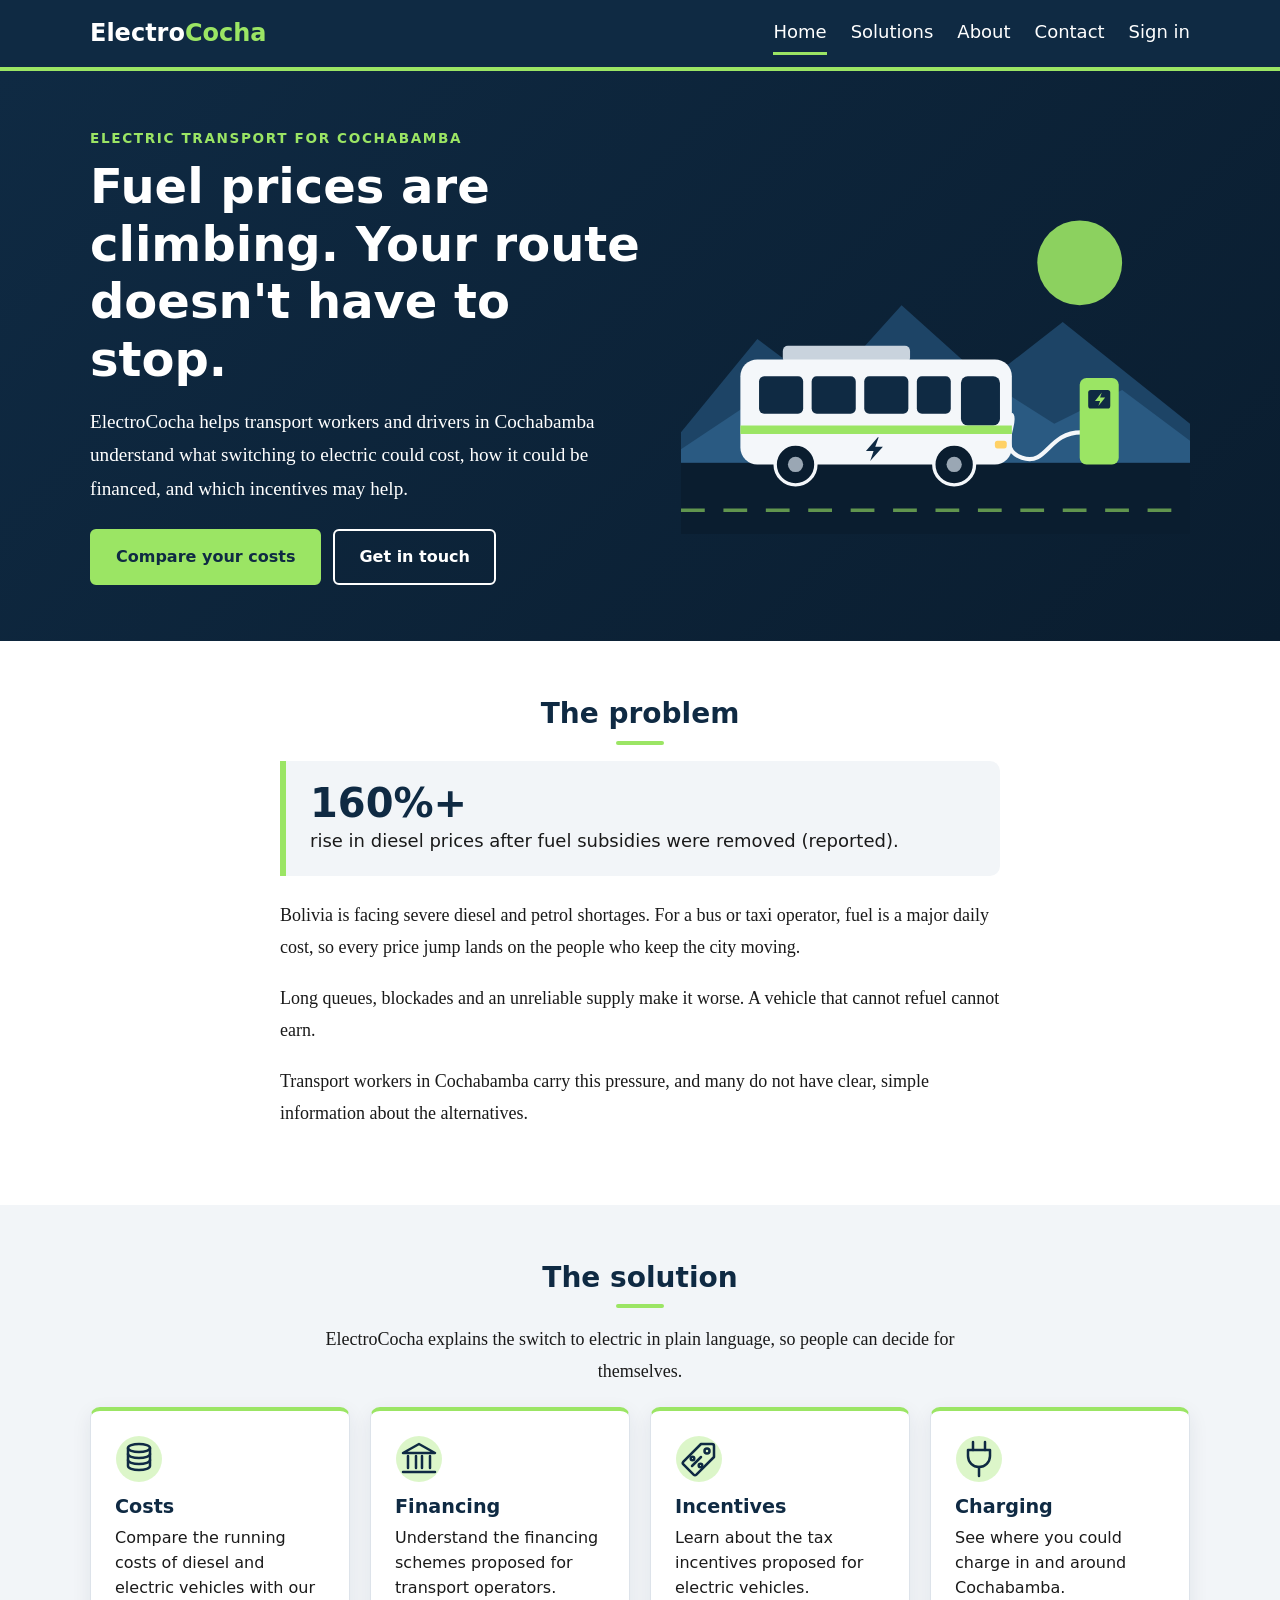
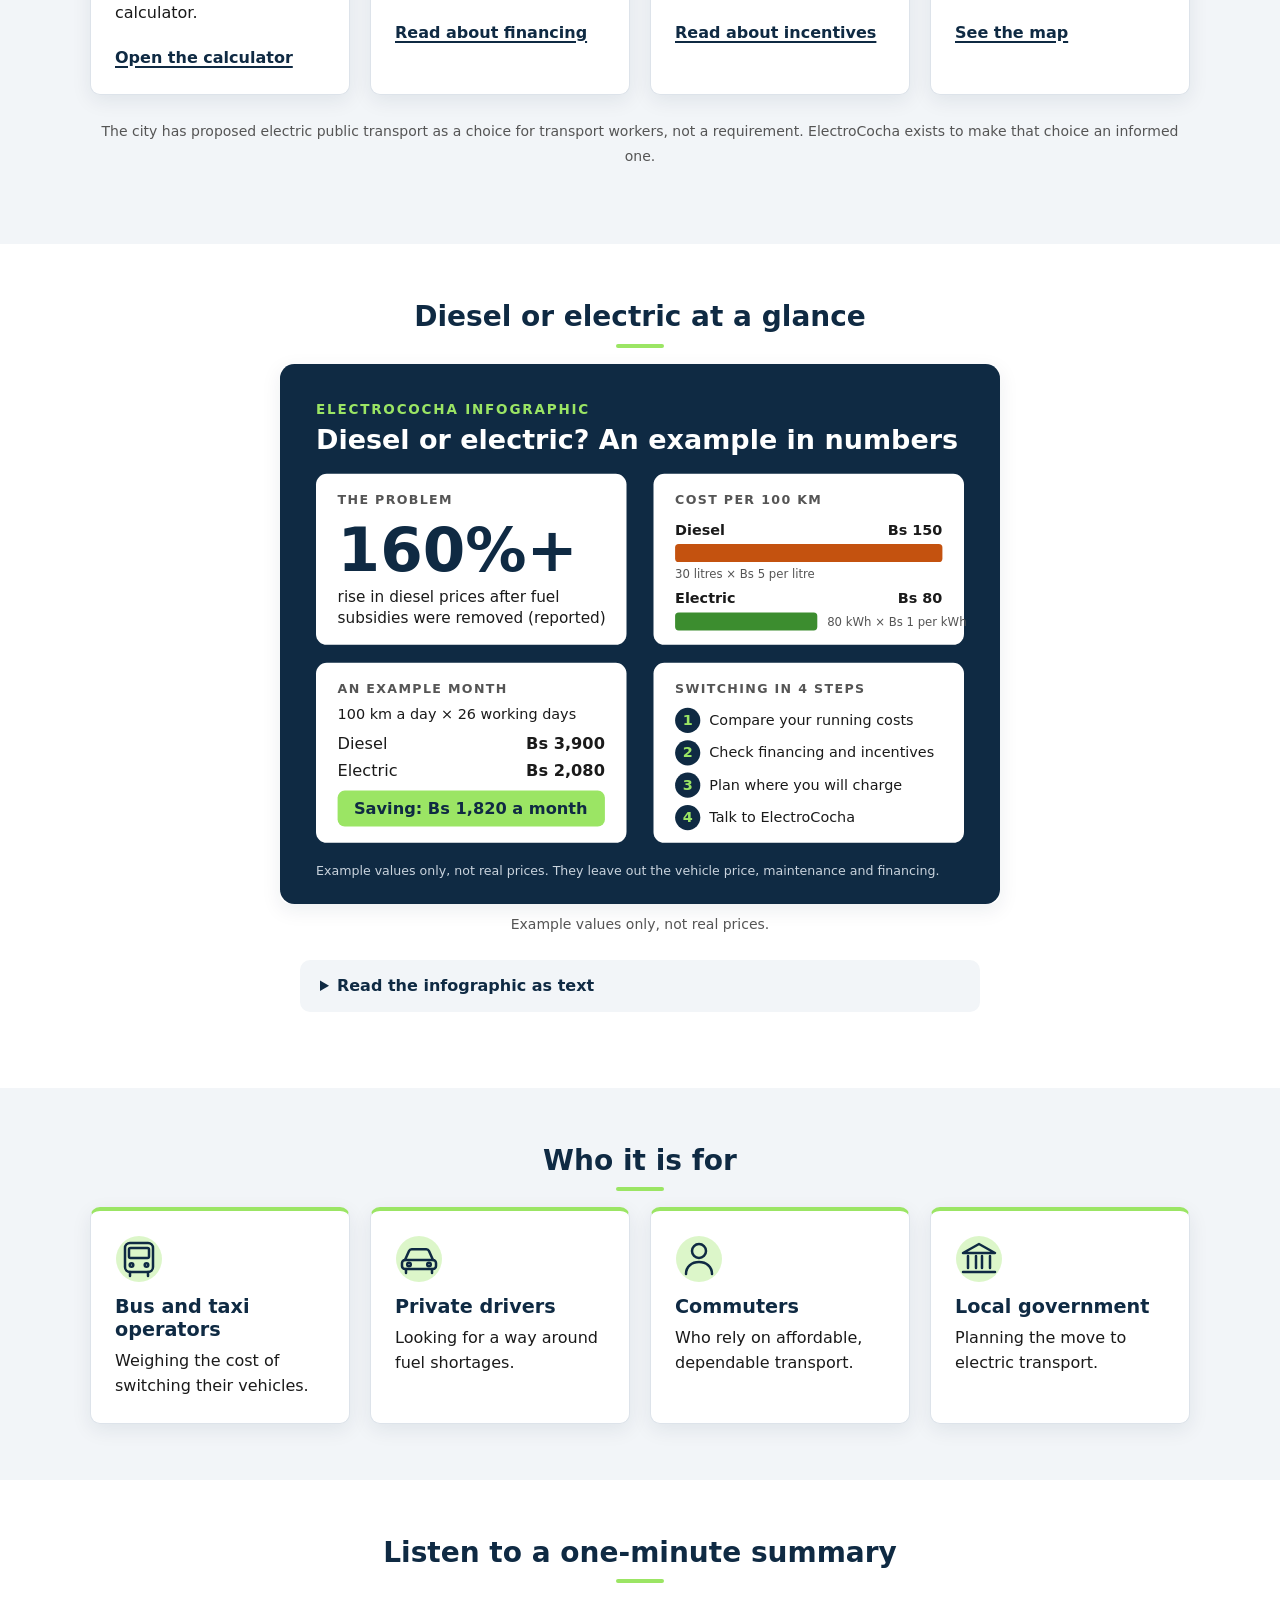
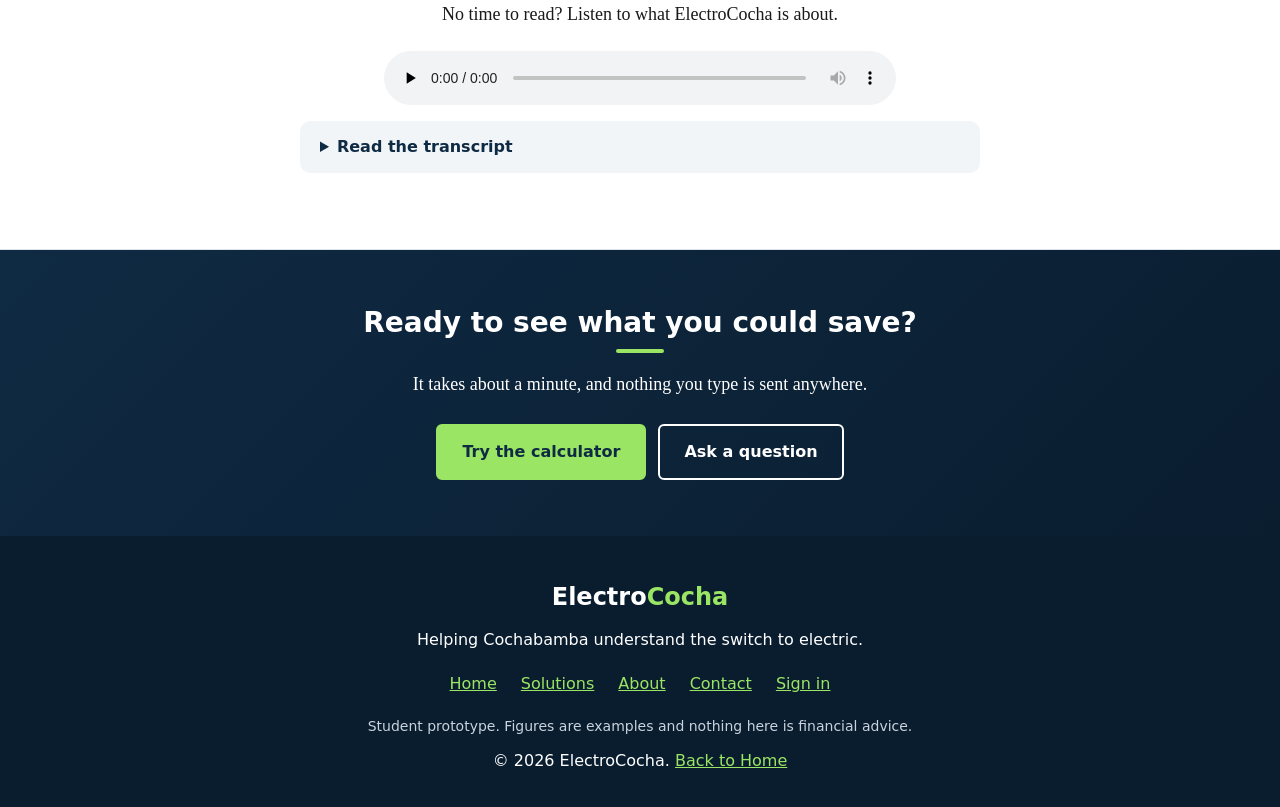
<file: index.html>
<!doctype html>
<html lang="en">
  <head>
    <meta charset="UTF-8" />
    <meta name="viewport" content="width=device-width, initial-scale=1.0" />
    <meta
      name="description"
      content="ElectroCocha helps transport workers and drivers in Cochabamba compare diesel and electric running costs, financing and incentives."
    />
    <title>ElectroCocha | Home</title>
    <!-- Small lightning bolt icon in the browser tab -->
    <link rel="icon" href="images/favicon.svg" type="image/svg+xml" />
    <link rel="stylesheet" href="style/main.css" />
    <!-- main.js runs first so the phone menu can start closed -->
    <script src="src/main.js"></script>
  </head>
  <body>
    <!-- Skip link: lets keyboard users jump straight to the content -->
    <a href="#main" class="skip-link">Skip to main content</a>

    <!-- Header: same on every page -->
    <header>
      <nav aria-label="Main">
        <!-- Text logo: links back to the home page -->
        <a href="index.html" class="logo">Electro<span>Cocha</span></a>
        <!-- Menu button: only shown on small screens when JavaScript is on -->
        <button type="button" class="menu-button" aria-expanded="false" aria-controls="nav-links">
          Menu
        </button>
        <!-- Navigation links. aria-current marks the page you are on -->
        <ul id="nav-links" class="nav-links">
          <li><a href="index.html" aria-current="page">Home</a></li>
          <li><a href="pages/solutions.html">Solutions</a></li>
          <li><a href="pages/about.html">About</a></li>
          <li><a href="pages/contact.html">Contact</a></li>
          <li><a href="pages/account.html">Sign in</a></li>
        </ul>
      </nav>
    </header>

    <!-- Main: the unique content of this page -->
    <main id="main">
      <!-- Hero: headline, call to action and illustration -->
      <section class="hero">
        <div class="hero-inner">
          <div>
            <p class="eyebrow">Electric transport for Cochabamba</p>
            <h1>Fuel prices are climbing. Your route doesn't have to stop.</h1>
            <p>
              ElectroCocha helps transport workers and drivers in Cochabamba
              understand what switching to electric could cost, how it could be
              financed, and which incentives may help.
            </p>
            <div class="button-row">
              <a href="pages/solutions.html#calculator" class="button">Compare your costs</a>
              <a href="pages/contact.html" class="button button-outline">Get in touch</a>
            </div>
          </div>
          <img
            src="images/hero-bus.svg"
            alt="Illustration of an electric bus plugged into a charging post, with mountains behind it"
            width="600"
            height="420"
          />
        </div>
      </section>

      <!-- The problem -->
      <section>
        <h2>The problem</h2>
        <!-- Callout: the key number, so it stands out -->
        <p class="callout">
          <strong>160%+</strong>
          rise in diesel prices after fuel subsidies were removed (reported).
        </p>
        <p>
          Bolivia is facing severe diesel and petrol shortages. For a bus or
          taxi operator, fuel is a major daily cost, so every price jump lands
          on the people who keep the city moving.
        </p>
        <p>
          Long queues, blockades and an unreliable supply make it worse. A
          vehicle that cannot refuel cannot earn.
        </p>
        <p>
          Transport workers in Cochabamba carry this pressure, and many do not
          have clear, simple information about the alternatives.
        </p>
      </section>

      <!-- The solution: four cards, each linking to the matching part of the Solutions page -->
      <section class="wide band">
        <h2>The solution</h2>
        <p class="lead">
          ElectroCocha explains the switch to electric in plain language, so
          people can decide for themselves.
        </p>
        <ul class="cards cards-4">
          <li class="card">
            <img src="images/icons/coins.svg" alt="" class="card-icon" width="48" height="48" />
            <h3>Costs</h3>
            <p>Compare the running costs of diesel and electric vehicles with our calculator.</p>
            <a href="pages/solutions.html#calculator" class="card-link">Open the calculator</a>
          </li>
          <li class="card">
            <img src="images/icons/bank.svg" alt="" class="card-icon" width="48" height="48" />
            <h3>Financing</h3>
            <p>Understand the financing schemes proposed for transport operators.</p>
            <a href="pages/solutions.html#financing" class="card-link">Read about financing</a>
          </li>
          <li class="card">
            <img src="images/icons/tag.svg" alt="" class="card-icon" width="48" height="48" />
            <h3>Incentives</h3>
            <p>Learn about the tax incentives proposed for electric vehicles.</p>
            <a href="pages/solutions.html#financing" class="card-link">Read about incentives</a>
          </li>
          <li class="card">
            <img src="images/icons/plug.svg" alt="" class="card-icon" width="48" height="48" />
            <h3>Charging</h3>
            <p>See where you could charge in and around Cochabamba.</p>
            <a href="pages/solutions.html#charging" class="card-link">See the map</a>
          </li>
        </ul>
        <p class="note">
          The city has proposed electric public transport as a choice for
          transport workers, not a requirement. ElectroCocha exists to make that
          choice an informed one.
        </p>
      </section>

      <!-- Infographic: image plus the same information as text -->
      <section>
        <h2>Diesel or electric at a glance</h2>
        <figure class="infographic">
          <img
            src="images/infographic.svg"
            alt="Infographic. Diesel prices rose more than 160 percent. With example values, 100 km costs Bs 150 with diesel and Bs 80 with electric, so a month of 100 km a day for 26 days saves Bs 1,820. Full text below."
            width="800"
            height="600"
            loading="lazy"
          />
          <figcaption>Example values only, not real prices.</figcaption>
        </figure>
        <!-- Text version of the infographic, for screen readers and anyone who prefers text -->
        <details>
          <summary>Read the infographic as text</summary>
          <ul>
            <li><strong>The problem:</strong> diesel prices rose by more than 160% after fuel subsidies were removed (reported).</li>
            <li><strong>Cost per 100 km:</strong> diesel Bs 150 (30 litres at Bs 5), electric Bs 80 (80 kWh at Bs 1).</li>
            <li><strong>An example month</strong> (100 km a day, 26 days): diesel Bs 3,900, electric Bs 2,080, a saving of Bs 1,820.</li>
            <li><strong>Switching in 4 steps:</strong> compare your running costs, check financing and incentives, plan where you will charge, talk to ElectroCocha.</li>
          </ul>
          <p>These are example values. They leave out the vehicle price, maintenance and financing.</p>
        </details>
      </section>

      <!-- Who it is for -->
      <section class="wide band">
        <h2>Who it is for</h2>
        <ul class="cards cards-4">
          <li class="card">
            <img src="images/icons/bus.svg" alt="" class="card-icon" width="48" height="48" />
            <h3>Bus and taxi operators</h3>
            <p>Weighing the cost of switching their vehicles.</p>
          </li>
          <li class="card">
            <img src="images/icons/car.svg" alt="" class="card-icon" width="48" height="48" />
            <h3>Private drivers</h3>
            <p>Looking for a way around fuel shortages.</p>
          </li>
          <li class="card">
            <img src="images/icons/person.svg" alt="" class="card-icon" width="48" height="48" />
            <h3>Commuters</h3>
            <p>Who rely on affordable, dependable transport.</p>
          </li>
          <li class="card">
            <img src="images/icons/bank.svg" alt="" class="card-icon" width="48" height="48" />
            <h3>Local government</h3>
            <p>Planning the move to electric transport.</p>
          </li>
        </ul>
      </section>

      <!-- Audio: a short spoken summary, with a transcript -->
      <section>
        <h2>Listen to a one-minute summary</h2>
        <p class="lead">No time to read? Listen to what ElectroCocha is about.</p>
        <!-- controls shows play/pause; preload="none" saves data until the user presses play -->
        <audio controls preload="none">
          <source src="audio/electrococha-summary.mp3" type="audio/mpeg" />
          Your browser cannot play this audio. Please read the transcript below.
        </audio>
        <details>
          <summary>Read the transcript</summary>
          <p>
            Welcome to ElectroCocha. In Bolivia, fuel shortages, and a rise of
            more than one hundred and sixty percent in diesel prices, are
            putting real pressure on transport workers in Cochabamba. Electric
            vehicles are one possible way forward.
          </p>
          <p>
            On this website, you can compare diesel and electric running costs
            with our calculator, learn about the financing and incentives that
            have been proposed, and see where you could charge.
          </p>
          <p>
            ElectroCocha is a student prototype, so the figures you see are
            examples, not real prices. When you are ready, send us a message
            through the contact form. Thank you for listening.
          </p>
        </details>
      </section>

      <!-- Call to action: a clear next step -->
      <section class="cta">
        <h2>Ready to see what you could save?</h2>
        <p>It takes about a minute, and nothing you type is sent anywhere.</p>
        <div class="button-row">
          <a href="pages/solutions.html#calculator" class="button">Try the calculator</a>
          <a href="pages/contact.html" class="button button-outline">Ask a question</a>
        </div>
      </section>
    </main>

    <!-- Footer: same on every page -->
    <footer>
      <p class="footer-logo">Electro<span>Cocha</span></p>
      <p>Helping Cochabamba understand the switch to electric.</p>
      <ul class="footer-links">
        <li><a href="index.html">Home</a></li>
        <li><a href="pages/solutions.html">Solutions</a></li>
        <li><a href="pages/about.html">About</a></li>
        <li><a href="pages/contact.html">Contact</a></li>
        <li><a href="pages/account.html">Sign in</a></li>
      </ul>
      <p class="footer-note">Student prototype. Figures are examples and nothing here is financial advice.</p>
      <p>&copy; 2026 ElectroCocha. <a href="index.html">Back to Home</a></p>
    </footer>
  </body>
</html>
</file>
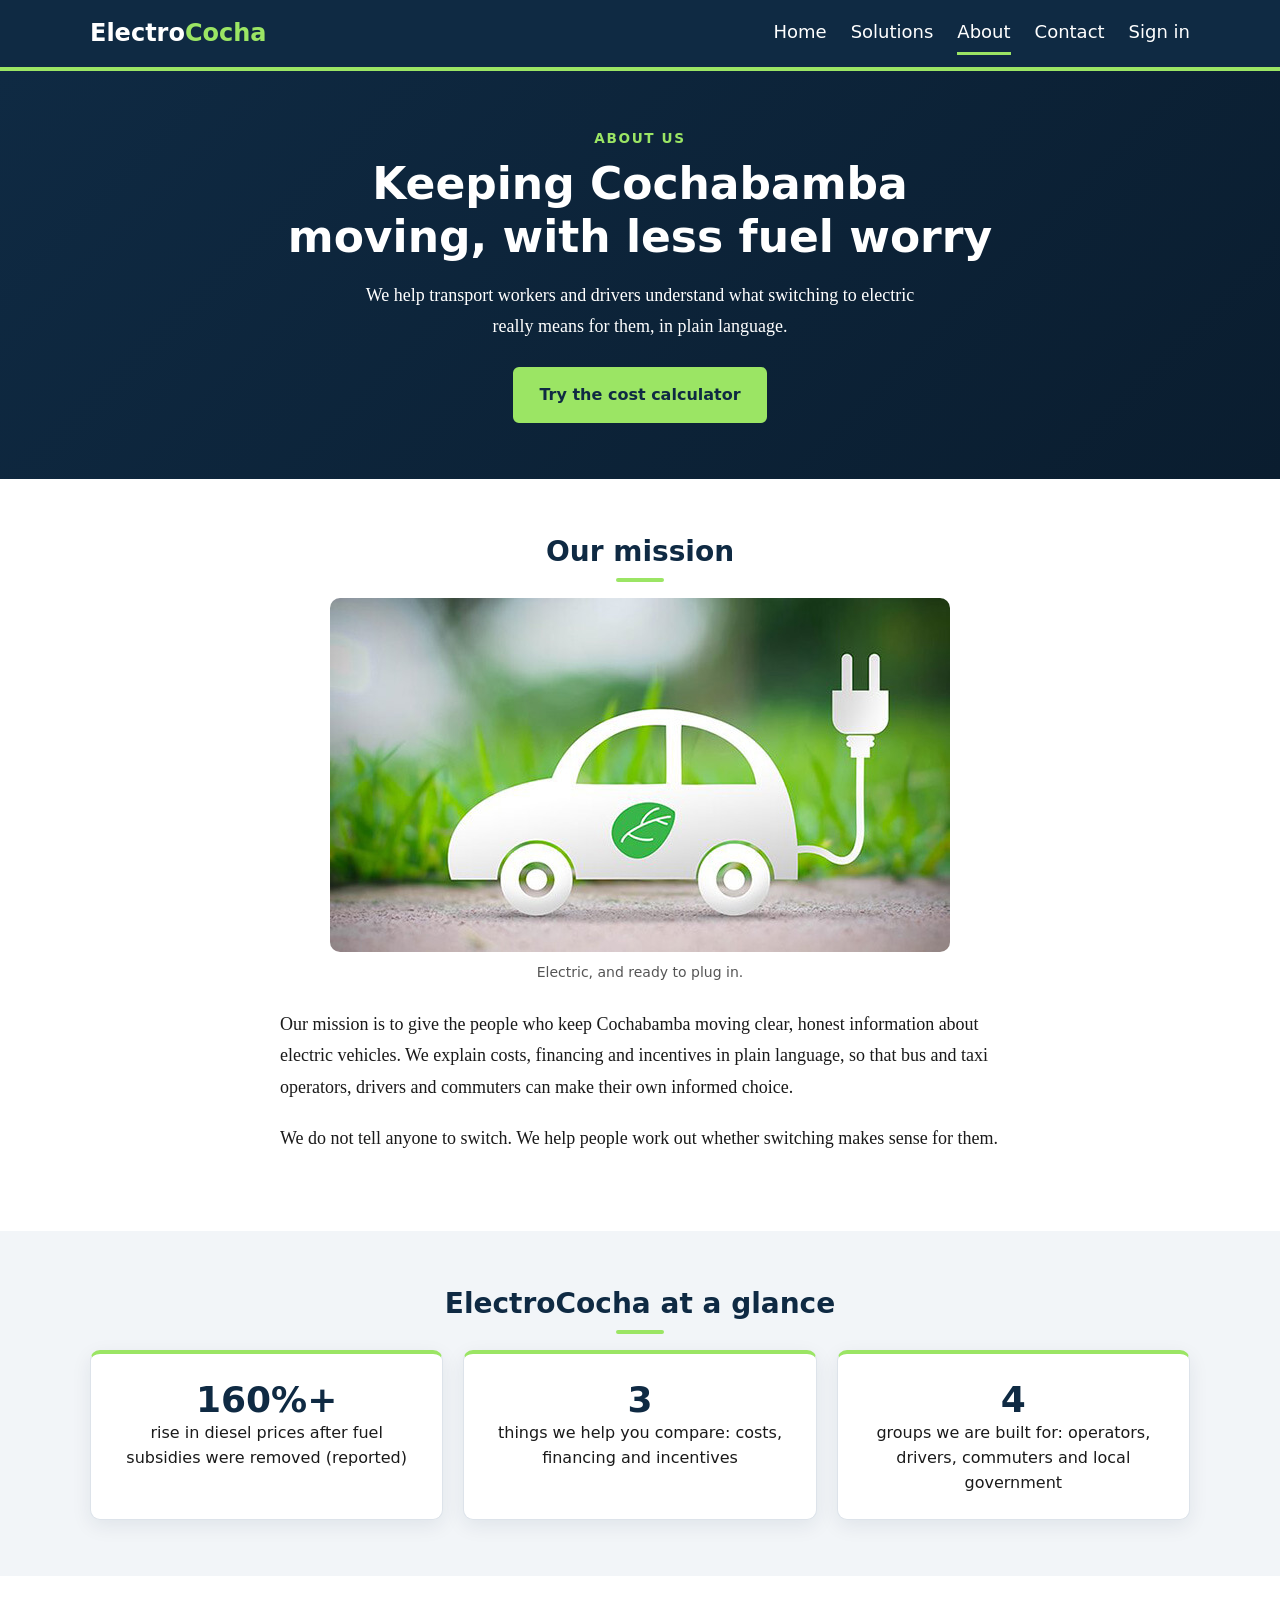
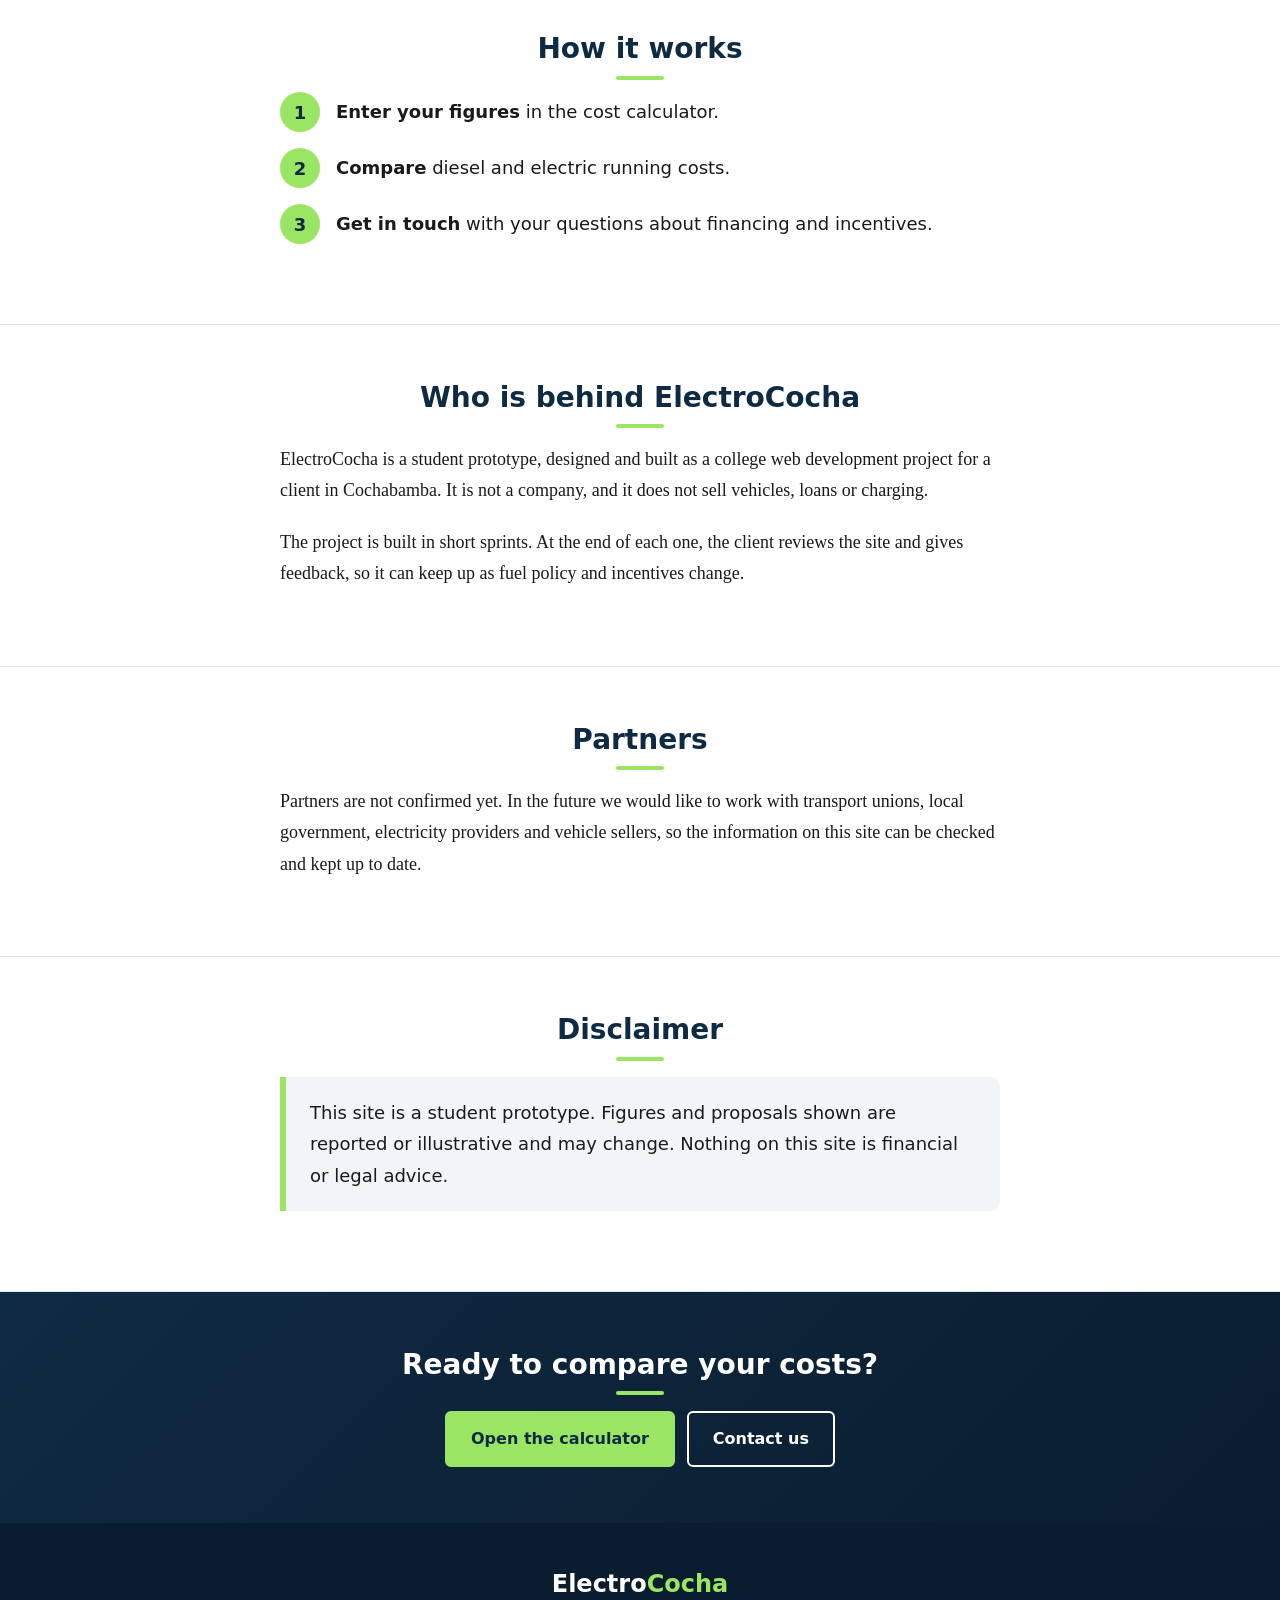
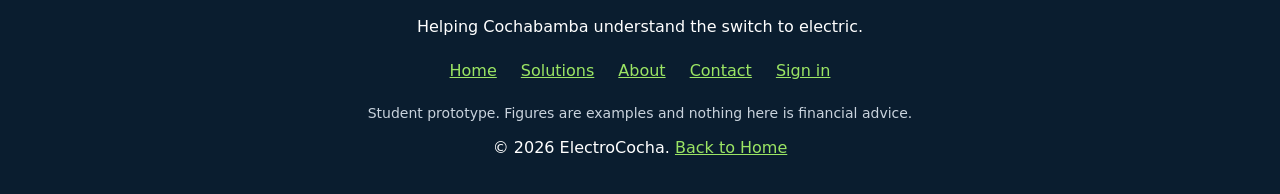
<file: pages/about.html>
<!doctype html>
<html lang="en">
  <head>
    <meta charset="UTF-8" />
    <meta name="viewport" content="width=device-width, initial-scale=1.0" />
    <meta
      name="description"
      content="Who is behind ElectroCocha, our mission, partners and disclaimer."
    />
    <title>ElectroCocha | About</title>
    <!-- Small lightning bolt icon in the browser tab -->
    <link rel="icon" href="../images/favicon.svg" type="image/svg+xml" />
    <link rel="stylesheet" href="../style/main.css" />
    <!-- main.js runs first so the phone menu can start closed -->
    <script src="../src/main.js"></script>
  </head>
  <body>
    <!-- Skip link: lets keyboard users jump straight to the content -->
    <a href="#main" class="skip-link">Skip to main content</a>

    <!-- Header: same on every page -->
    <header>
      <nav aria-label="Main">
        <!-- Text logo: links back to the home page -->
        <a href="../index.html" class="logo">Electro<span>Cocha</span></a>
        <!-- Menu button: only shown on small screens when JavaScript is on -->
        <button type="button" class="menu-button" aria-expanded="false" aria-controls="nav-links">
          Menu
        </button>
        <!-- Navigation links. aria-current marks the page you are on -->
        <ul id="nav-links" class="nav-links">
          <li><a href="../index.html">Home</a></li>
          <li><a href="solutions.html">Solutions</a></li>
          <li><a href="about.html" aria-current="page">About</a></li>
          <li><a href="contact.html">Contact</a></li>
          <li><a href="account.html">Sign in</a></li>
        </ul>
      </nav>
    </header>

    <main id="main">
      <!-- Page header: the mission in one line, with a button to the main tool -->
      <section class="page-hero">
        <p class="eyebrow">About us</p>
        <h1>Keeping Cochabamba moving, with less fuel worry</h1>
        <p>
          We help transport workers and drivers understand what switching to
          electric really means for them, in plain language.
        </p>
        <div class="button-row">
          <a href="solutions.html#calculator" class="button">Try the cost calculator</a>
        </div>
      </section>

      <!-- Mission, with a photo -->
      <section>
        <h2>Our mission</h2>
        <figure>
          <img
            src="../images/electric-car.jpg"
            alt="A white paper cut-out of an electric car with a plug, on green grass"
            width="620"
            height="354"
            loading="lazy"
          />
          <figcaption>Electric, and ready to plug in.</figcaption>
        </figure>
        <p>
          Our mission is to give the people who keep Cochabamba moving clear,
          honest information about electric vehicles. We explain costs,
          financing and incentives in plain language, so that bus and taxi
          operators, drivers and commuters can make their own informed choice.
        </p>
        <p>
          We do not tell anyone to switch. We help people work out whether
          switching makes sense for them.
        </p>
      </section>

      <!-- At a glance: three quick facts taken from the project plan -->
      <section class="wide band">
        <h2>ElectroCocha at a glance</h2>
        <ul class="cards cards-3">
          <li class="card stat">
            <span class="card-number">160%+</span>
            rise in diesel prices after fuel subsidies were removed (reported)
          </li>
          <li class="card stat">
            <span class="card-number">3</span>
            things we help you compare: costs, financing and incentives
          </li>
          <li class="card stat">
            <span class="card-number">4</span>
            groups we are built for: operators, drivers, commuters and local government
          </li>
        </ul>
      </section>

      <!-- How it works: three simple steps that match the site -->
      <section>
        <h2>How it works</h2>
        <ol class="steps">
          <li><strong>Enter your figures</strong> in the cost calculator.</li>
          <li><strong>Compare</strong> diesel and electric running costs.</li>
          <li><strong>Get in touch</strong> with your questions about financing and incentives.</li>
        </ol>
      </section>

      <!-- Who is behind it (User9) -->
      <section>
        <h2>Who is behind ElectroCocha</h2>
        <p>
          ElectroCocha is a student prototype, designed and built as a college
          web development project for a client in Cochabamba. It is not a
          company, and it does not sell vehicles, loans or charging.
        </p>
        <p>
          The project is built in short sprints. At the end of each one, the
          client reviews the site and gives feedback, so it can keep up as fuel
          policy and incentives change.
        </p>
      </section>

      <!-- Partners: only real ones, or clearly marked as not confirmed -->
      <section>
        <h2>Partners</h2>
        <p>
          Partners are not confirmed yet. In the future we would like to work
          with transport unions, local government, electricity providers and
          vehicle sellers, so the information on this site can be checked and
          kept up to date.
        </p>
      </section>

      <!-- Disclaimer -->
      <section>
        <h2>Disclaimer</h2>
        <p class="callout">
          This site is a student prototype. Figures and proposals shown are
          reported or illustrative and may change. Nothing on this site is
          financial or legal advice.
        </p>
      </section>

      <!-- Call to action: a clear next step -->
      <section class="cta">
        <h2>Ready to compare your costs?</h2>
        <div class="button-row">
          <a href="solutions.html#calculator" class="button">Open the calculator</a>
          <a href="contact.html" class="button button-outline">Contact us</a>
        </div>
      </section>
    </main>

    <!-- Footer: same on every page -->
    <footer>
      <p class="footer-logo">Electro<span>Cocha</span></p>
      <p>Helping Cochabamba understand the switch to electric.</p>
      <ul class="footer-links">
        <li><a href="../index.html">Home</a></li>
        <li><a href="solutions.html">Solutions</a></li>
        <li><a href="about.html">About</a></li>
        <li><a href="contact.html">Contact</a></li>
        <li><a href="account.html">Sign in</a></li>
      </ul>
      <p class="footer-note">Student prototype. Figures are examples and nothing here is financial advice.</p>
      <p>&copy; 2026 ElectroCocha. <a href="../index.html">Back to Home</a></p>
    </footer>
  </body>
</html>
</file>
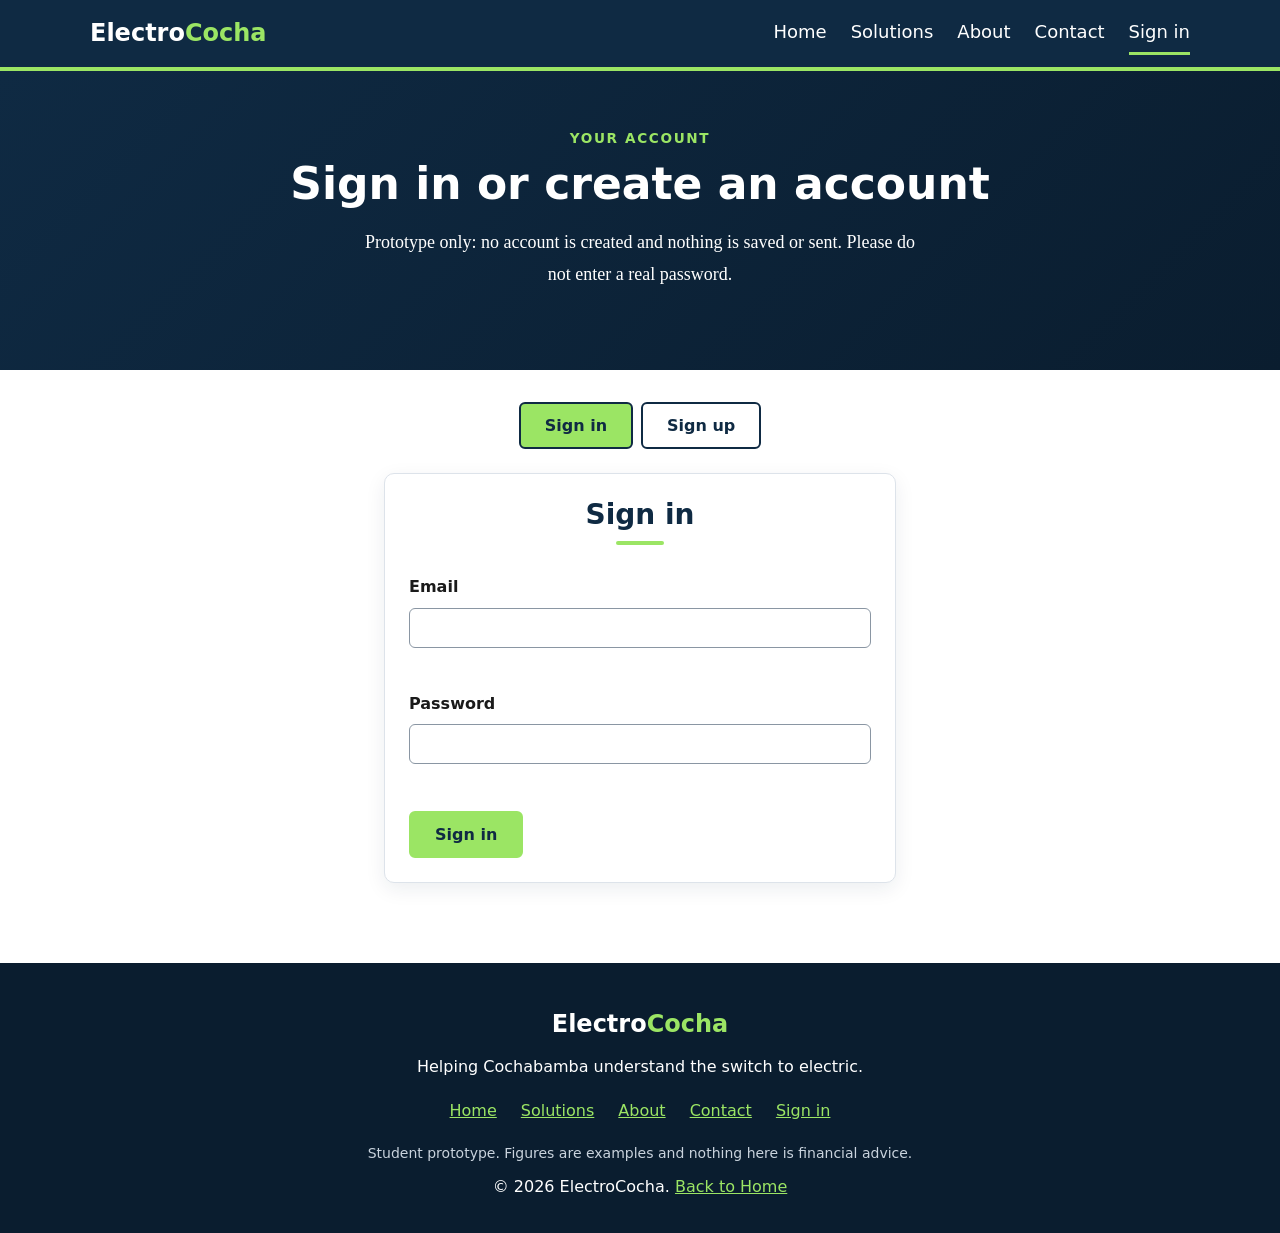
<file: pages/account.html>
<!doctype html>
<html lang="en">
  <head>
    <meta charset="UTF-8" />
    <meta name="viewport" content="width=device-width, initial-scale=1.0" />
    <meta name="description" content="Sign in to ElectroCocha or create an account (prototype)." />
    <title>ElectroCocha | Sign in</title>
    <!-- Small lightning bolt icon in the browser tab -->
    <link rel="icon" href="../images/favicon.svg" type="image/svg+xml" />
    <link rel="stylesheet" href="../style/main.css" />
    <!-- main.js runs first so the phone menu can start closed -->
    <script src="../src/main.js"></script>
  </head>
  <body>
    <!-- Skip link: lets keyboard users jump straight to the content -->
    <a href="#main" class="skip-link">Skip to main content</a>

    <!-- Header: same on every page -->
    <header>
      <nav aria-label="Main">
        <!-- Text logo: links back to the home page -->
        <a href="../index.html" class="logo">Electro<span>Cocha</span></a>
        <!-- Menu button: only shown on small screens when JavaScript is on -->
        <button type="button" class="menu-button" aria-expanded="false" aria-controls="nav-links">
          Menu
        </button>
        <!-- Navigation links. aria-current marks the page you are on -->
        <ul id="nav-links" class="nav-links">
          <li><a href="../index.html">Home</a></li>
          <li><a href="solutions.html">Solutions</a></li>
          <li><a href="about.html">About</a></li>
          <li><a href="contact.html">Contact</a></li>
          <li><a href="account.html" aria-current="page">Sign in</a></li>
        </ul>
      </nav>
    </header>

    <main id="main">
      <!-- Page header -->
      <section class="page-hero">
        <p class="eyebrow">Your account</p>
        <h1>Sign in or create an account</h1>
        <p>
          Prototype only: no account is created and nothing is saved or sent.
          Please do not enter a real password.
        </p>
      </section>

      <!-- Switch: choose which form to show. aria-pressed tells screen readers which one is selected -->
      <div class="switch" role="group" aria-label="Choose sign in or sign up">
        <button type="button" id="show-signin" class="button" aria-controls="signin-section" aria-pressed="true">Sign in</button>
        <button type="button" id="show-signup" class="button" aria-controls="signup-section" aria-pressed="false">Sign up</button>
      </div>

      <!-- Sign-in form: novalidate so our own JavaScript checks the fields -->
      <section id="signin-section">
        <div class="form-card">
          <h2>Sign in</h2>
          <form id="signin-form" novalidate>
            <label for="signin-email">Email</label>
            <input type="text" id="signin-email" inputmode="email" autocomplete="email" aria-describedby="signin-email-error">
            <span class="error" id="signin-email-error"></span>

            <label for="signin-password">Password</label>
            <input type="password" id="signin-password" autocomplete="current-password" aria-describedby="signin-password-error">
            <span class="error" id="signin-password-error"></span>

            <button type="submit" class="button">Sign in</button>
          </form>
          <p id="signin-success" class="success" aria-live="polite"></p>
        </div>
      </section>

      <!-- Sign-up form -->
      <section id="signup-section">
        <div class="form-card">
          <h2>Sign up</h2>
          <form id="signup-form" novalidate>
            <label for="signup-name">Name</label>
            <input type="text" id="signup-name" autocomplete="name" aria-describedby="signup-name-error">
            <span class="error" id="signup-name-error"></span>

            <label for="signup-email">Email</label>
            <input type="text" id="signup-email" inputmode="email" autocomplete="email" aria-describedby="signup-email-error">
            <span class="error" id="signup-email-error"></span>

            <label for="signup-password">Password (at least 8 characters)</label>
            <input type="password" id="signup-password" autocomplete="new-password" aria-describedby="signup-password-error">
            <span class="error" id="signup-password-error"></span>

            <label for="signup-confirm">Confirm password</label>
            <input type="password" id="signup-confirm" autocomplete="new-password" aria-describedby="signup-confirm-error">
            <span class="error" id="signup-confirm-error"></span>

            <button type="submit" class="button">Sign up</button>
          </form>
          <p id="signup-success" class="success" aria-live="polite"></p>
        </div>
      </section>
    </main>

    <!-- Footer: same on every page -->
    <footer>
      <p class="footer-logo">Electro<span>Cocha</span></p>
      <p>Helping Cochabamba understand the switch to electric.</p>
      <ul class="footer-links">
        <li><a href="../index.html">Home</a></li>
        <li><a href="solutions.html">Solutions</a></li>
        <li><a href="about.html">About</a></li>
        <li><a href="contact.html">Contact</a></li>
        <li><a href="account.html">Sign in</a></li>
      </ul>
      <p class="footer-note">Student prototype. Figures are examples and nothing here is financial advice.</p>
      <p>&copy; 2026 ElectroCocha. <a href="../index.html">Back to Home</a></p>
    </footer>

    <!-- validation.js first: account.js reuses its functions -->
    <script src="../src/validation.js"></script>
    <script src="../src/account.js"></script>
  </body>
</html>
</file>
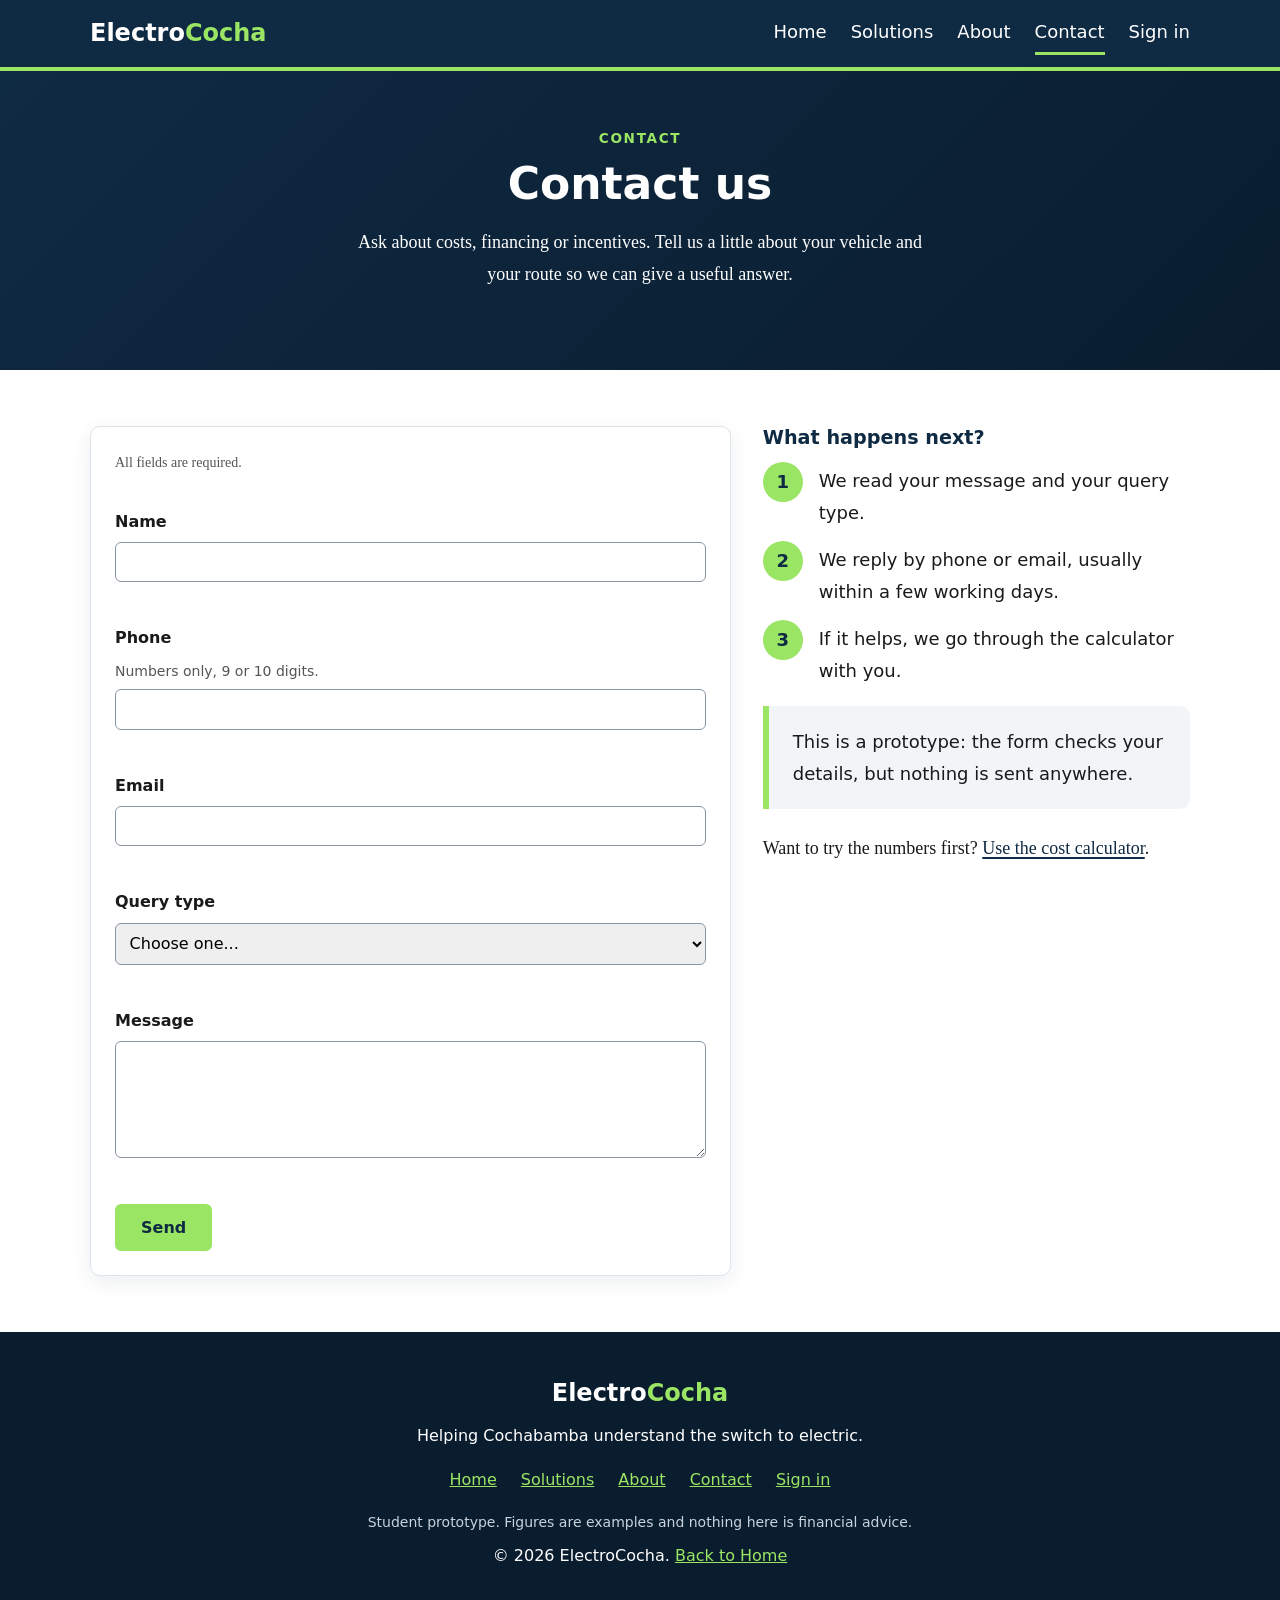
<file: pages/contact.html>
<!doctype html>
<html lang="en">
  <head>
    <meta charset="UTF-8" />
    <meta name="viewport" content="width=device-width, initial-scale=1.0" />
    <meta
      name="description"
      content="Send ElectroCocha a question about electric vehicle costs, financing or incentives."
    />
    <title>ElectroCocha | Contact</title>
    <!-- Small lightning bolt icon in the browser tab -->
    <link rel="icon" href="../images/favicon.svg" type="image/svg+xml" />
    <link rel="stylesheet" href="../style/main.css" />
    <!-- main.js runs first so the phone menu can start closed -->
    <script src="../src/main.js"></script>
  </head>
  <body>
    <!-- Skip link: lets keyboard users jump straight to the content -->
    <a href="#main" class="skip-link">Skip to main content</a>

    <!-- Header: same on every page -->
    <header>
      <nav aria-label="Main">
        <!-- Text logo: links back to the home page -->
        <a href="../index.html" class="logo">Electro<span>Cocha</span></a>
        <!-- Menu button: only shown on small screens when JavaScript is on -->
        <button type="button" class="menu-button" aria-expanded="false" aria-controls="nav-links">
          Menu
        </button>
        <!-- Navigation links. aria-current marks the page you are on -->
        <ul id="nav-links" class="nav-links">
          <li><a href="../index.html">Home</a></li>
          <li><a href="solutions.html">Solutions</a></li>
          <li><a href="about.html">About</a></li>
          <li><a href="contact.html" aria-current="page">Contact</a></li>
          <li><a href="account.html">Sign in</a></li>
        </ul>
      </nav>
    </header>

    <main id="main">
      <!-- Page header -->
      <section class="page-hero">
        <p class="eyebrow">Contact</p>
        <h1>Contact us</h1>
        <p>
          Ask about costs, financing or incentives. Tell us a little about your
          vehicle and your route so we can give a useful answer.
        </p>
      </section>

      <!-- The form on the left, helpful information on the right -->
      <section class="wide">
        <div class="contact-layout">
          <div class="form-card">
            <p class="hint">All fields are required.</p>

            <!-- novalidate: turns off the browser's own checks so OUR JavaScript does the validation -->
            <form id="contact-form" novalidate>
              <!-- Name -->
              <label for="name">Name</label>
              <input
                type="text"
                id="name"
                name="name"
                autocomplete="name"
                aria-describedby="name-error"
              />
              <span class="error" id="name-error"></span>

              <!-- Phone: the hint tells people the rule before they type -->
              <label for="phone">Phone</label>
              <small class="hint" id="phone-hint">Numbers only, 9 or 10 digits.</small>
              <input
                type="text"
                id="phone"
                name="phone"
                inputmode="numeric"
                autocomplete="tel"
                aria-describedby="phone-hint phone-error"
              />
              <span class="error" id="phone-error"></span>

              <!-- Email -->
              <label for="email">Email</label>
              <input
                type="text"
                id="email"
                name="email"
                inputmode="email"
                autocomplete="email"
                aria-describedby="email-error"
              />
              <span class="error" id="email-error"></span>

              <!-- Query type -->
              <label for="query">Query type</label>
              <select id="query" name="query" aria-describedby="query-error">
                <option value="">Choose one...</option>
                <option value="general">General information</option>
                <option value="costs">Vehicle costs and comparison</option>
                <option value="financing">Financing options</option>
                <option value="incentives">Incentives</option>
                <option value="other">Other</option>
              </select>
              <span class="error" id="query-error"></span>

              <!-- Message -->
              <label for="message">Message</label>
              <textarea
                id="message"
                name="message"
                rows="5"
                aria-describedby="message-error"
              ></textarea>
              <span class="error" id="message-error"></span>

              <button type="submit" class="button">Send</button>
            </form>

            <!-- Success message: shown by JavaScript after a valid submit -->
            <p id="success" class="success" aria-live="polite"></p>
          </div>

          <!-- Side information: what happens next -->
          <div>
            <h3>What happens next?</h3>
            <ol class="steps">
              <li>We read your message and your query type.</li>
              <li>We reply by phone or email, usually within a few working days.</li>
              <li>If it helps, we go through the calculator with you.</li>
            </ol>
            <p class="callout">
              This is a prototype: the form checks your details, but nothing is
              sent anywhere.
            </p>
            <p>
              Want to try the numbers first?
              <a href="solutions.html#calculator">Use the cost calculator</a>.
            </p>
          </div>
        </div>
      </section>
    </main>

    <!-- Footer: same on every page -->
    <footer>
      <p class="footer-logo">Electro<span>Cocha</span></p>
      <p>Helping Cochabamba understand the switch to electric.</p>
      <ul class="footer-links">
        <li><a href="../index.html">Home</a></li>
        <li><a href="solutions.html">Solutions</a></li>
        <li><a href="about.html">About</a></li>
        <li><a href="contact.html">Contact</a></li>
        <li><a href="account.html">Sign in</a></li>
      </ul>
      <p class="footer-note">Student prototype. Figures are examples and nothing here is financial advice.</p>
      <p>&copy; 2026 ElectroCocha. <a href="../index.html">Back to Home</a></p>
    </footer>
    <script src="../src/validation.js"></script>
  </body>
</html>
</file>
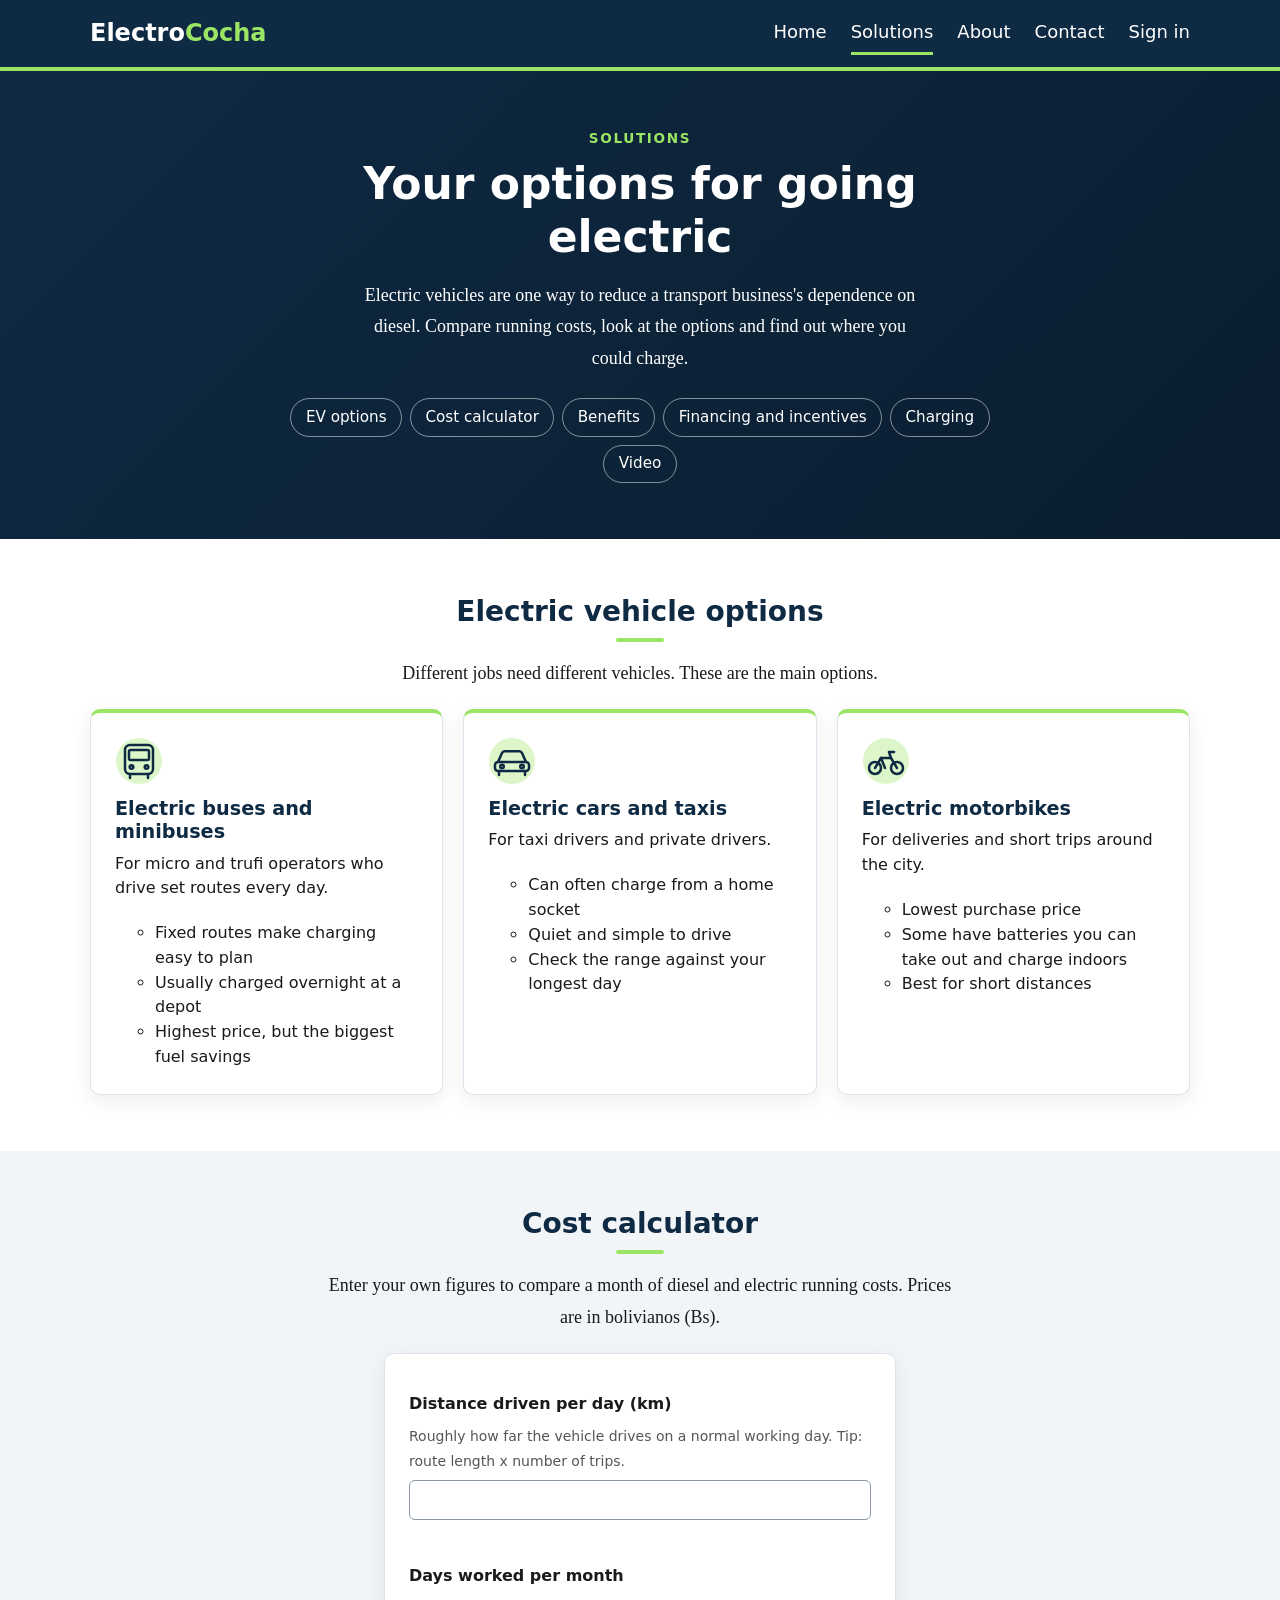
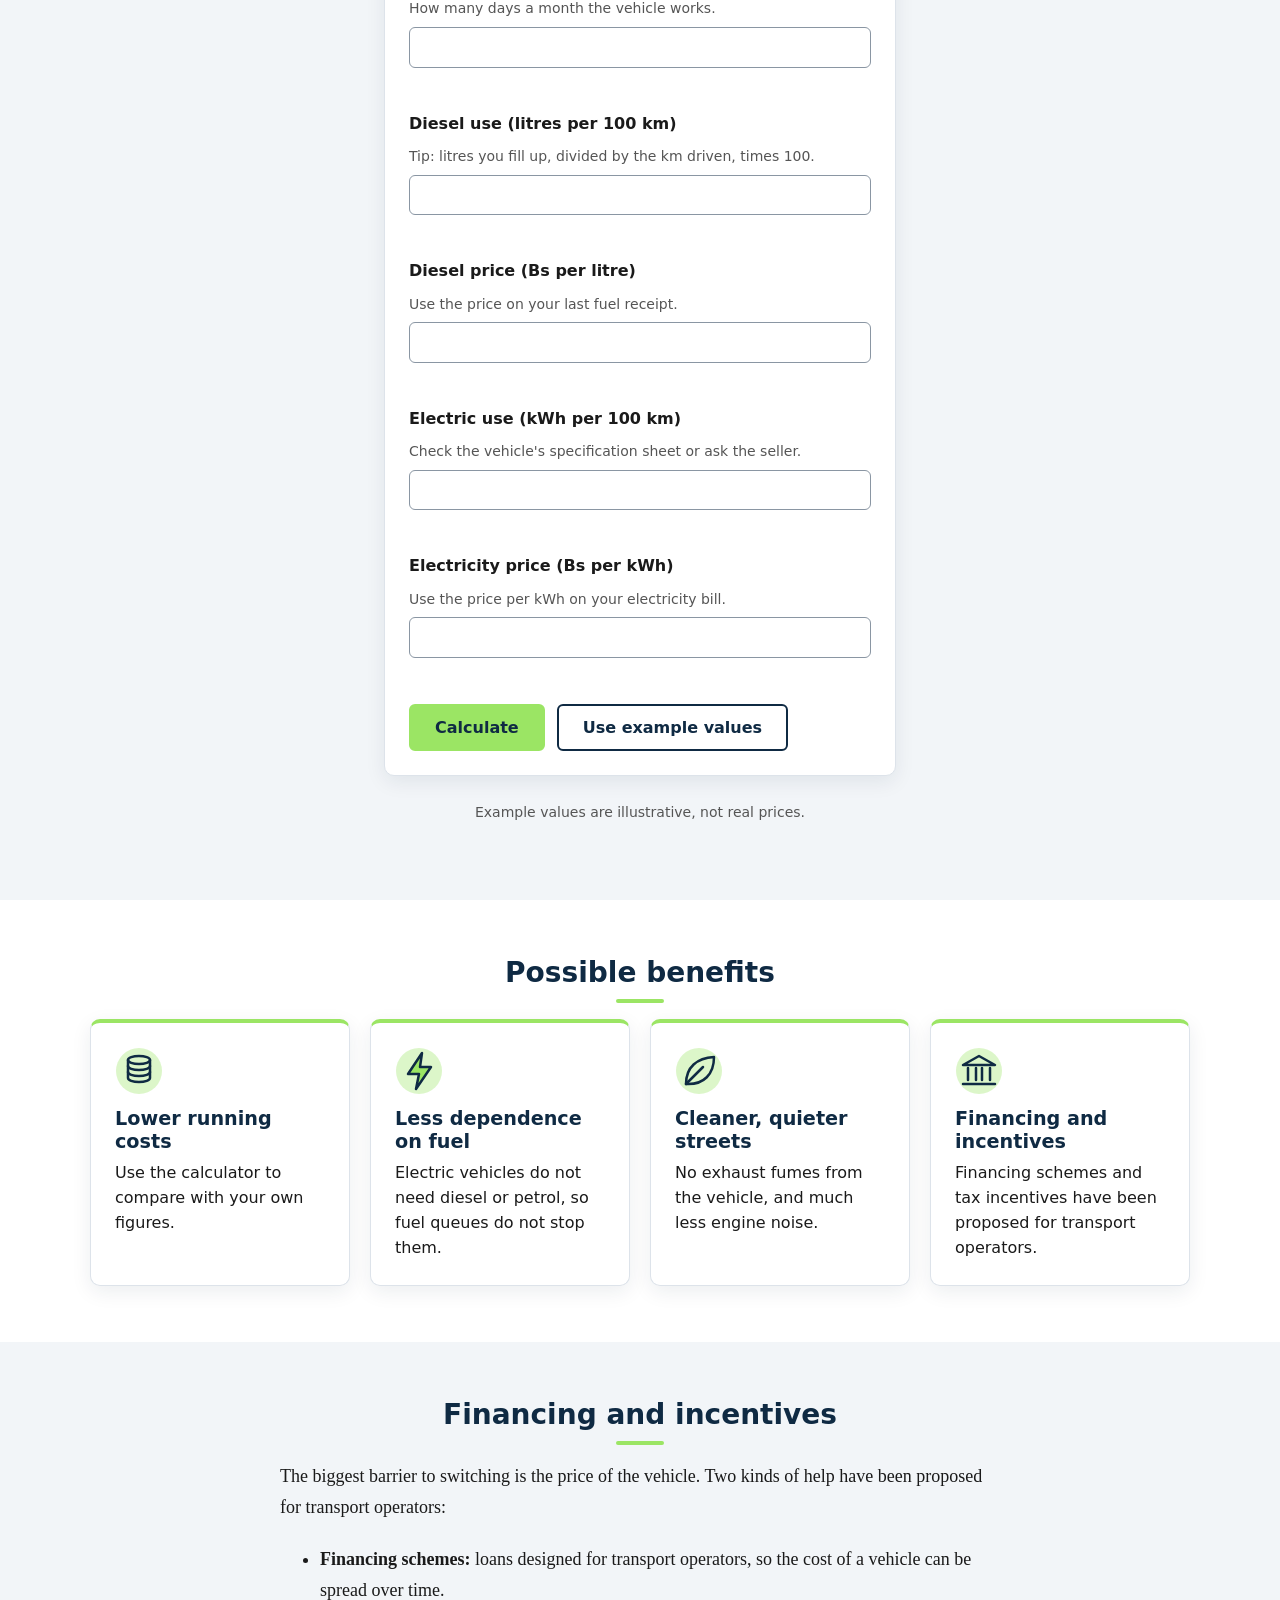
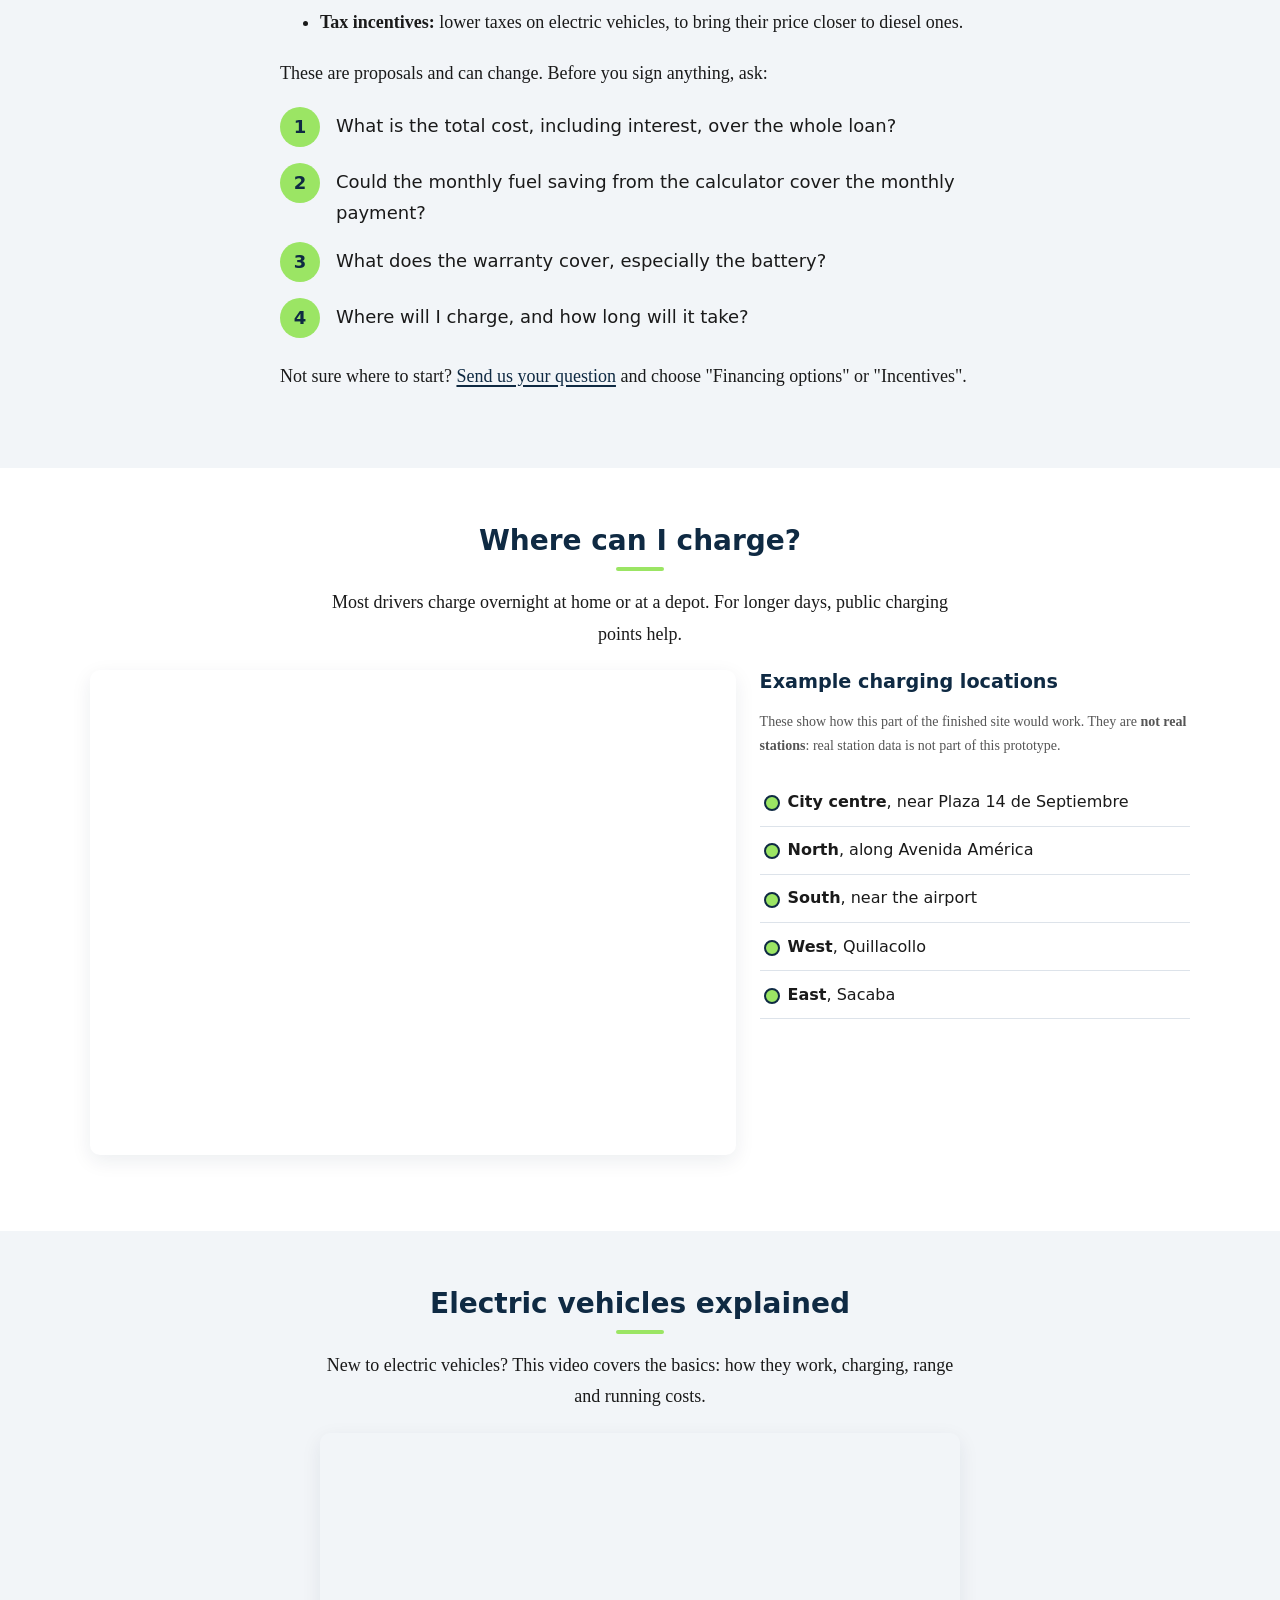
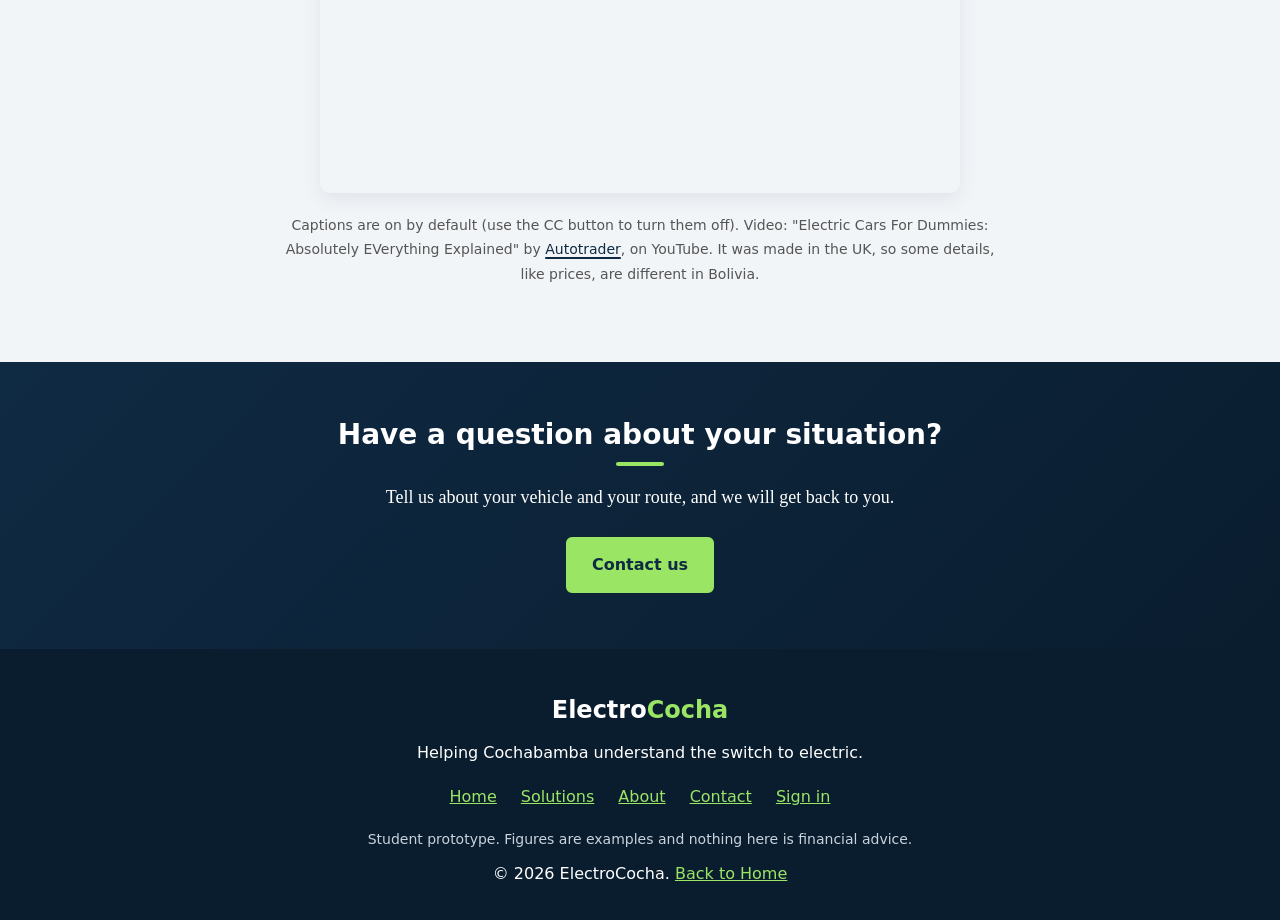
<file: pages/solutions.html>
<!doctype html>
<html lang="en">
  <head>
    <meta charset="UTF-8" />
    <meta name="viewport" content="width=device-width, initial-scale=1.0" />
    <meta
      name="description"
      content="Electric vehicle options, a diesel vs electric cost calculator, financing, incentives and charging in Cochabamba."
    />
    <title>ElectroCocha | Solutions</title>
    <!-- Small lightning bolt icon in the browser tab -->
    <link rel="icon" href="../images/favicon.svg" type="image/svg+xml" />
    <link rel="stylesheet" href="../style/main.css" />
    <!-- main.js runs first so the phone menu can start closed -->
    <script src="../src/main.js"></script>
  </head>
  <body>
    <!-- Skip link: lets keyboard users jump straight to the content -->
    <a href="#main" class="skip-link">Skip to main content</a>

    <!-- Header: same on every page -->
    <header>
      <nav aria-label="Main">
        <!-- Text logo: links back to the home page -->
        <a href="../index.html" class="logo">Electro<span>Cocha</span></a>
        <!-- Menu button: only shown on small screens when JavaScript is on -->
        <button type="button" class="menu-button" aria-expanded="false" aria-controls="nav-links">
          Menu
        </button>
        <!-- Navigation links. aria-current marks the page you are on -->
        <ul id="nav-links" class="nav-links">
          <li><a href="../index.html">Home</a></li>
          <li><a href="solutions.html" aria-current="page">Solutions</a></li>
          <li><a href="about.html">About</a></li>
          <li><a href="contact.html">Contact</a></li>
          <li><a href="account.html">Sign in</a></li>
        </ul>
      </nav>
    </header>

    <main id="main">
      <!-- Page header: title, intro and links to each part of this page -->
      <section class="page-hero">
        <p class="eyebrow">Solutions</p>
        <h1>Your options for going electric</h1>
        <p>
          Electric vehicles are one way to reduce a transport business's
          dependence on diesel. Compare running costs, look at the options and
          find out where you could charge.
        </p>
        <!-- In-page links: each one jumps to a section with the same id -->
        <ul class="page-links" aria-label="On this page">
          <li><a href="#options">EV options</a></li>
          <li><a href="#calculator">Cost calculator</a></li>
          <li><a href="#benefits">Benefits</a></li>
          <li><a href="#financing">Financing and incentives</a></li>
          <li><a href="#charging">Charging</a></li>
          <li><a href="#video">Video</a></li>
        </ul>
      </section>

      <!-- EV options: the main kinds of electric vehicle for our users -->
      <section id="options" class="wide">
        <h2>Electric vehicle options</h2>
        <p class="lead">Different jobs need different vehicles. These are the main options.</p>
        <ul class="cards cards-3">
          <li class="card">
            <img src="../images/icons/bus.svg" alt="" class="card-icon" width="48" height="48" />
            <h3>Electric buses and minibuses</h3>
            <p>For micro and trufi operators who drive set routes every day.</p>
            <ul>
              <li>Fixed routes make charging easy to plan</li>
              <li>Usually charged overnight at a depot</li>
              <li>Highest price, but the biggest fuel savings</li>
            </ul>
          </li>
          <li class="card">
            <img src="../images/icons/car.svg" alt="" class="card-icon" width="48" height="48" />
            <h3>Electric cars and taxis</h3>
            <p>For taxi drivers and private drivers.</p>
            <ul>
              <li>Can often charge from a home socket</li>
              <li>Quiet and simple to drive</li>
              <li>Check the range against your longest day</li>
            </ul>
          </li>
          <li class="card">
            <img src="../images/icons/motorbike.svg" alt="" class="card-icon" width="48" height="48" />
            <h3>Electric motorbikes</h3>
            <p>For deliveries and short trips around the city.</p>
            <ul>
              <li>Lowest purchase price</li>
              <li>Some have batteries you can take out and charge indoors</li>
              <li>Best for short distances</li>
            </ul>
          </li>
        </ul>
      </section>

      <!-- Cost calculator (User6) -->
      <section id="calculator" class="band">
        <h2>Cost calculator</h2>
        <p class="lead">
          Enter your own figures to compare a month of diesel and electric
          running costs. Prices are in bolivianos (Bs).
        </p>

        <div class="form-card">
          <!-- novalidate: our JavaScript checks the fields, not the browser -->
          <form id="calc-form" novalidate>
            <label for="distance">Distance driven per day (km)</label>
            <small class="hint" id="distance-hint"
              >Roughly how far the vehicle drives on a normal working day. Tip:
              route length x number of trips.</small
            >
            <!-- inputmode="decimal" shows a number keyboard on phones -->
            <input
              type="text"
              id="distance"
              inputmode="decimal"
              aria-describedby="distance-hint distance-error"
            />
            <span class="error" id="distance-error"></span>

            <label for="days">Days worked per month</label>
            <small class="hint" id="days-hint"
              >How many days a month the vehicle works.</small
            >
            <input
              type="text"
              id="days"
              inputmode="decimal"
              aria-describedby="days-hint days-error"
            />
            <span class="error" id="days-error"></span>

            <label for="diesel-use">Diesel use (litres per 100 km)</label>
            <small class="hint" id="diesel-use-hint"
              >Tip: litres you fill up, divided by the km driven, times
              100.</small
            >
            <input
              type="text"
              id="diesel-use"
              inputmode="decimal"
              aria-describedby="diesel-use-hint diesel-use-error"
            />
            <span class="error" id="diesel-use-error"></span>

            <label for="diesel-price">Diesel price (Bs per litre)</label>
            <small class="hint" id="diesel-price-hint"
              >Use the price on your last fuel receipt.</small
            >
            <input
              type="text"
              id="diesel-price"
              inputmode="decimal"
              aria-describedby="diesel-price-hint diesel-price-error"
            />
            <span class="error" id="diesel-price-error"></span>

            <label for="ev-use">Electric use (kWh per 100 km)</label>
            <small class="hint" id="ev-use-hint"
              >Check the vehicle's specification sheet or ask the seller.</small
            >
            <input
              type="text"
              id="ev-use"
              inputmode="decimal"
              aria-describedby="ev-use-hint ev-use-error"
            />
            <span class="error" id="ev-use-error"></span>

            <label for="ev-price">Electricity price (Bs per kWh)</label>
            <small class="hint" id="ev-price-hint"
              >Use the price per kWh on your electricity bill.</small
            >
            <input
              type="text"
              id="ev-price"
              inputmode="decimal"
              aria-describedby="ev-price-hint ev-price-error"
            />
            <span class="error" id="ev-price-error"></span>

            <div class="form-buttons">
              <button type="submit" class="button">Calculate</button>
              <!-- type="button" so it fills the form without submitting it -->
              <button type="button" id="example-button" class="button button-secondary">
                Use example values
              </button>
            </div>
          </form>

          <!-- Results appear here; aria-live makes screen readers announce them -->
          <div id="calc-result" aria-live="polite"></div>
        </div>
        <p class="note">Example values are illustrative, not real prices.</p>
      </section>

      <!-- Benefits -->
      <section id="benefits" class="wide">
        <h2>Possible benefits</h2>
        <ul class="cards cards-4">
          <li class="card">
            <img src="../images/icons/coins.svg" alt="" class="card-icon" width="48" height="48" />
            <h3>Lower running costs</h3>
            <p>Use the calculator to compare with your own figures.</p>
          </li>
          <li class="card">
            <img src="../images/icons/bolt.svg" alt="" class="card-icon" width="48" height="48" />
            <h3>Less dependence on fuel</h3>
            <p>Electric vehicles do not need diesel or petrol, so fuel queues do not stop them.</p>
          </li>
          <li class="card">
            <img src="../images/icons/leaf.svg" alt="" class="card-icon" width="48" height="48" />
            <h3>Cleaner, quieter streets</h3>
            <p>No exhaust fumes from the vehicle, and much less engine noise.</p>
          </li>
          <li class="card">
            <img src="../images/icons/bank.svg" alt="" class="card-icon" width="48" height="48" />
            <h3>Financing and incentives</h3>
            <p>Financing schemes and tax incentives have been proposed for transport operators.</p>
          </li>
        </ul>
      </section>

      <!-- Financing and incentives -->
      <section id="financing" class="band">
        <h2>Financing and incentives</h2>
        <p>
          The biggest barrier to switching is the price of the vehicle. Two
          kinds of help have been proposed for transport operators:
        </p>
        <ul>
          <li>
            <strong>Financing schemes:</strong> loans designed for transport
            operators, so the cost of a vehicle can be spread over time.
          </li>
          <li>
            <strong>Tax incentives:</strong> lower taxes on electric vehicles,
            to bring their price closer to diesel ones.
          </li>
        </ul>
        <p>These are proposals and can change. Before you sign anything, ask:</p>
        <ol class="steps">
          <li>What is the total cost, including interest, over the whole loan?</li>
          <li>Could the monthly fuel saving from the calculator cover the monthly payment?</li>
          <li>What does the warranty cover, especially the battery?</li>
          <li>Where will I charge, and how long will it take?</li>
        </ol>
        <p>
          Not sure where to start?
          <a href="contact.html">Send us your question</a> and choose
          "Financing options" or "Incentives".
        </p>
      </section>

      <!-- Charging station locations (User7) -->
      <section id="charging" class="wide">
        <h2>Where can I charge?</h2>
        <p class="lead">
          Most drivers charge overnight at home or at a depot. For longer days,
          public charging points help.
        </p>
        <div class="map-layout">
          <!-- OpenStreetMap of Cochabamba. loading="lazy" waits until you scroll here -->
          <iframe
            class="map"
            title="Map of Cochabamba and the surrounding area"
            src="https://www.openstreetmap.org/export/embed.html?bbox=-66.32%2C-17.46%2C-66.00%2C-17.32&amp;layer=mapnik"
            loading="lazy"
          ></iframe>
          <div>
            <h3>Example charging locations</h3>
            <p class="hint">
              These show how this part of the finished site would work. They
              are <strong>not real stations</strong>: real station data is not
              part of this prototype.
            </p>
            <ul class="station-list">
              <li><strong>City centre</strong>, near Plaza 14 de Septiembre</li>
              <li><strong>North</strong>, along Avenida América</li>
              <li><strong>South</strong>, near the airport</li>
              <li><strong>West</strong>, Quillacollo</li>
              <li><strong>East</strong>, Sacaba</li>
            </ul>
          </div>
        </div>
      </section>

      <!-- Video: embedded from YouTube, no autoplay, captions on by default -->
      <section id="video" class="band">
        <h2>Electric vehicles explained</h2>
        <p class="lead">
          New to electric vehicles? This video covers the basics: how they
          work, charging, range and running costs.
        </p>
        <!-- cc_load_policy=1 turns the captions on; loading="lazy" waits until you scroll here -->
        <iframe
          class="video"
          src="https://www.youtube-nocookie.com/embed/xNZR4wB-T80?cc_load_policy=1"
          title="Video: Electric Cars For Dummies, Absolutely Everything Explained (Autotrader)"
          allow="accelerometer; clipboard-write; encrypted-media; gyroscope; picture-in-picture; web-share"
          referrerpolicy="strict-origin-when-cross-origin"
          loading="lazy"
          allowfullscreen
        ></iframe>
        <p class="note">
          Captions are on by default (use the CC button to turn them off).
          Video: "Electric Cars For Dummies: Absolutely EVerything Explained" by
          <a href="https://www.youtube.com/@Autotrader_uk">Autotrader</a>, on
          YouTube. It was made in the UK, so some details, like prices, are different in Bolivia.
        </p>
      </section>

      <!-- Call to action -->
      <section class="cta">
        <h2>Have a question about your situation?</h2>
        <p>Tell us about your vehicle and your route, and we will get back to you.</p>
        <div class="button-row">
          <a href="contact.html" class="button">Contact us</a>
        </div>
      </section>
    </main>

    <!-- Footer: same on every page -->
    <footer>
      <p class="footer-logo">Electro<span>Cocha</span></p>
      <p>Helping Cochabamba understand the switch to electric.</p>
      <ul class="footer-links">
        <li><a href="../index.html">Home</a></li>
        <li><a href="solutions.html">Solutions</a></li>
        <li><a href="about.html">About</a></li>
        <li><a href="contact.html">Contact</a></li>
        <li><a href="account.html">Sign in</a></li>
      </ul>
      <p class="footer-note">Student prototype. Figures are examples and nothing here is financial advice.</p>
      <p>&copy; 2026 ElectroCocha. <a href="../index.html">Back to Home</a></p>
    </footer>
    <script src="../src/calculator.js"></script>
  </body>
</html>
</file>
<file: style/main.css>
/* main.css: shared theme and layout for every ElectroCocha page

   Contents:
   1. Variables
   2. Page defaults and typography
   3. Page layout (one centred column, like a book page)
   4. Skip link
   5. Header and navigation
   6. Hero, page headers and call-to-action bands
   7. Buttons
   8. Cards, callouts and steps
   9. Footer
   10. Keyboard focus
   11. Forms
   12. Calculator results
   13. Images, infographic, audio, video and map
   14. Sign in / sign up switch
   15. Wide screens (media query)
   16. Reduced motion
*/

/* ---------- 1. Variables ---------- */
:root {
  --color-primary: #0f2a43; /* navy */
  --color-primary-dark: #0a1d2f; /* darker navy for the footer and gradients */
  --color-accent: #9be564; /* lime */
  --color-bg: #ffffff;
  --color-soft: #f2f5f8; /* light blue-grey panels */
  --color-text: #1a1a1a;
  --color-muted: #555555; /* helper text: passes the contrast rule on white */
  --color-error: #b00020;
  --color-success: #1e6b2c;
  --color-line: #dde3ea; /* thin divider lines */
  --color-diesel: #c4520f; /* orange bar in the calculator */
  --color-electric: #3c8d2f; /* green bar in the calculator */

  --font-serif: Georgia, "Times New Roman", serif; /* body text: book feel */
  --font-sans: system-ui, "Segoe UI", Roboto, Arial, sans-serif; /* headings, nav, forms */

  --text-width: 720px; /* width of the reading column */
  --wide-width: 1100px; /* width of the header, footer and wide sections */
  --space: 3.5rem; /* space above and below each section */
  --radius: 10px; /* rounded corners */
  --shadow: 0 6px 20px rgba(15, 42, 67, 0.08); /* soft shadow under cards */

  /* Side space. On a wide screen it grows, so the content stays in the middle,
     while coloured backgrounds still fill the whole width. */
  --gutter: max(1.25rem, calc((100% - var(--text-width)) / 2));
  --gutter-wide: max(1.25rem, calc((100% - var(--wide-width)) / 2));
}

/* ---------- 2. Page defaults and typography ---------- */
html {
  scroll-behavior: smooth; /* in-page links glide instead of jumping */
  scroll-padding-top: 5rem; /* stops the sticky header covering the target */
}

body {
  margin: 0; /* remove the browser's default gap */
  font-family: var(--font-serif);
  font-size: 1.125rem;
  color: var(--color-text);
  background-color: var(--color-bg);
  line-height: 1.75; /* airy lines, easy to read */
  min-height: 100vh;
  display: flex;
  flex-direction: column; /* header, main and footer stacked */
}

/* main takes the free space, so the footer stays at the bottom on short pages */
main {
  flex: 1;
}

/* Same heading style everywhere, so titles line up from page to page */
h1,
h2,
h3 {
  font-family: var(--font-sans);
  color: var(--color-primary);
  line-height: 1.2;
  margin: 0 0 1rem;
}

h1,
h2 {
  text-align: center;
}

h1 {
  font-size: 2.25rem;
}

h2 {
  font-size: 1.75rem;
}

h3 {
  font-size: 1.2rem;
}

/* Short lime line under each section title */
h2::after {
  content: "";
  display: block;
  width: 3rem;
  height: 4px;
  background-color: var(--color-accent);
  margin: 0.6rem auto 0;
  border-radius: 2px;
}

p,
ul,
ol {
  margin: 0 0 1.25rem;
}

/* Links in the page: navy and underlined, so they are easy to spot */
main a:not(.button) {
  color: var(--color-primary);
  text-decoration-thickness: 2px;
  text-underline-offset: 3px;
}

main a:not(.button):hover {
  text-decoration-color: var(--color-accent);
}

/* Intro paragraph under a section title */
.lead {
  text-align: center;
  max-width: 40rem;
  margin-inline: auto;
}

/* Small uppercase label above a title */
.eyebrow {
  font-family: var(--font-sans);
  font-size: 0.85rem;
  font-weight: bold;
  letter-spacing: 0.12em;
  text-transform: uppercase;
  color: var(--color-accent);
  margin: 0 0 0.5rem;
}

/* Fine print, like disclaimers */
.note {
  font-family: var(--font-sans);
  font-size: 0.875rem;
  color: var(--color-muted);
  text-align: center;
}

/* ---------- 3. Page layout (one centred column) ---------- */
/* Every top-level section gets the same side space, so all content
   lines up in one centred column. */
main > section,
main > .switch {
  padding-inline: var(--gutter);
}

/* A wider column, for sections with cards side by side */
main > section.wide {
  padding-inline: var(--gutter-wide);
}

/* Same space above and below every section (this aligns the titles) */
main > section {
  padding-block: var(--space);
}

/* Thin line between sections, like chapters in a book */
main > section + section {
  border-top: 1px solid var(--color-line);
}

/* A section with a light background, to break up long pages */
main > section.band {
  background-color: var(--color-soft);
  border-top: none;
}

main > section.band + section {
  border-top: none;
}

/* ---------- 4. Skip link ---------- */
/* Hidden above the page until a keyboard user tabs to it */
.skip-link {
  position: absolute;
  left: 1rem;
  top: -4rem;
  z-index: 100;
  padding: 0.5rem 1rem;
  background-color: var(--color-accent);
  color: var(--color-primary);
  font-family: var(--font-sans);
  font-weight: bold;
  border-radius: 4px;
}

.skip-link:focus {
  top: 1rem;
}

/* ---------- 5. Header and navigation ---------- */
/* sticky: the header stays at the top while the page scrolls */
header {
  position: sticky;
  top: 0;
  z-index: 10;
  background-color: var(--color-primary);
  border-bottom: 4px solid var(--color-accent); /* lime line under the header */
}

nav {
  font-family: var(--font-sans);
  display: flex; /* puts the logo and links in a row */
  flex-wrap: wrap; /* lets them wrap on small screens */
  gap: 0.5rem 1rem;
  align-items: center;
  padding: 0.75rem var(--gutter-wide);
}

/* Text logo */
.logo {
  color: #ffffff; /* "Electro" in white */
  font-family: var(--font-sans);
  font-size: 1.5rem;
  font-weight: bold;
  text-decoration: none;
  margin-right: auto; /* pushes the other links to the right */
}

.logo span {
  color: var(--color-accent); /* "Cocha" in lime */
}

/* The list of links */
.nav-links {
  list-style: none;
  margin: 0;
  padding: 0;
  display: flex;
  flex-wrap: wrap;
  gap: 0.25rem 1.5rem;
}

.nav-links a {
  display: block;
  color: #ffffff; /* white links on navy */
  text-decoration: none;
  padding: 0.25rem 0;
  border-bottom: 3px solid transparent; /* space for the underline below */
}

.nav-links a:hover {
  border-bottom-color: rgba(255, 255, 255, 0.5);
}

/* The page you are on gets a lime underline (aria-current is set in the HTML) */
.nav-links a[aria-current="page"] {
  border-bottom-color: var(--color-accent);
}

/* Menu button: hidden unless JavaScript is on and the screen is small */
.menu-button {
  display: none;
  font-family: var(--font-sans);
  font-size: 1rem;
  font-weight: bold;
  color: #ffffff;
  background-color: transparent;
  border: 2px solid #ffffff;
  border-radius: 4px;
  padding: 0.35rem 0.9rem;
  cursor: pointer;
}

/* main.js adds the class "js" to <html>. Only then is the phone menu collapsed,
   so without JavaScript every link is still visible. */
.js .menu-button {
  display: inline-block;
}

.js .nav-links {
  display: none;
  width: 100%; /* the open menu drops onto its own line */
  flex-direction: column;
  padding-bottom: 0.5rem;
}

.js .nav-links.open {
  display: flex;
}

/* ---------- 6. Hero, page headers and call-to-action bands ---------- */
.hero,
.page-hero,
.cta {
  background: linear-gradient(135deg, var(--color-primary) 0%, var(--color-primary-dark) 100%);
  color: #ffffff;
  text-align: center;
}

/* Home page hero: text and an illustration */
main > section.hero {
  padding-block: 3.5rem;
  padding-inline: var(--gutter-wide);
}

.hero-inner {
  display: grid;
  gap: 2rem;
  align-items: center;
}

.hero h1,
.page-hero h1,
.cta h2 {
  color: #ffffff;
}

.hero p:not(.eyebrow),
.page-hero p:not(.eyebrow),
.cta p {
  max-width: 36rem;
  margin: 0 auto 1.5rem; /* centres the paragraph inside the band */
}

.hero img {
  display: block;
  width: 100%;
  max-width: 520px;
  margin: 0 auto;
}

/* Buttons sit side by side and wrap on small screens */
.button-row {
  display: flex;
  flex-wrap: wrap;
  justify-content: center;
  gap: 0.75rem;
}

/* Sections that follow a coloured band do not need a divider */
.hero + section,
.page-hero + section,
.cta + section {
  border-top: none;
}

/* In-page links under a page title (for example "Jump to: Calculator") */
.page-links {
  list-style: none;
  margin: 1.5rem 0 0;
  padding: 0;
  display: flex;
  flex-wrap: wrap;
  justify-content: center;
  gap: 0.5rem;
  font-family: var(--font-sans);
  font-size: 0.95rem;
}

.page-hero .page-links a {
  display: inline-block;
  color: #ffffff;
  text-decoration: none;
  padding: 0.3rem 0.9rem;
  border: 1px solid rgba(255, 255, 255, 0.5);
  border-radius: 999px; /* pill shape */
}

.page-hero .page-links a:hover {
  border-color: var(--color-accent);
  color: var(--color-accent);
}

/* ---------- 7. Buttons ---------- */
.button {
  display: inline-block;
  padding: 0.75rem 1.5rem;
  background-color: var(--color-accent); /* lime */
  color: var(--color-primary); /* dark text on lime */
  text-decoration: none;
  font-weight: bold;
  font-family: var(--font-sans);
  font-size: 1rem;
  border: 2px solid var(--color-accent);
  border-radius: 6px;
  cursor: pointer;
  transition: transform 0.15s, box-shadow 0.15s;
}

/* Lifts the button a little when the mouse is over it */
.button:hover {
  transform: translateY(-2px);
  box-shadow: 0 6px 14px rgba(0, 0, 0, 0.2);
}

/* Outlined button for dark bands (white border, white text) */
.button-outline {
  background-color: transparent;
  color: #ffffff;
  border-color: #ffffff;
}

/* Outlined button for white areas (navy border, navy text) */
.button-secondary {
  background-color: #ffffff;
  color: var(--color-primary);
  border-color: var(--color-primary);
}

/* ---------- 8. Cards, callouts and steps ---------- */
.cards {
  list-style: none; /* removes the bullet points */
  margin: 0;
  padding: 0;
  display: grid;
  gap: 1.25rem; /* one column on phones */
}

.card {
  font-family: var(--font-sans);
  font-size: 1rem;
  line-height: 1.55;
  background-color: #ffffff;
  border: 1px solid var(--color-line);
  border-top: 4px solid var(--color-accent); /* lime line on top */
  border-radius: var(--radius);
  padding: 1.5rem;
  box-shadow: var(--shadow);
}

.card h3 {
  margin-bottom: 0.5rem;
}

.card p:last-child,
.card ul:last-child {
  margin-bottom: 0;
}

/* Icon at the top of a card */
.card-icon {
  display: block;
  margin-bottom: 0.75rem;
}

/* Space between a grid of cards and a note under it */
.cards + .note {
  margin-top: 1.5rem;
}

/* Small "Read more" link at the bottom of a card */
.card-link {
  font-weight: bold;
}

/* A card that shows one big number */
.stat {
  text-align: center;
}

.card-number {
  display: block;
  font-size: 2.25rem;
  font-weight: bold;
  line-height: 1.2;
  color: var(--color-primary);
}

/* Highlighted box with a lime bar on the left */
.callout {
  font-family: var(--font-sans);
  background-color: var(--color-soft);
  border-left: 6px solid var(--color-accent);
  border-radius: 0 var(--radius) var(--radius) 0;
  padding: 1.25rem 1.5rem;
  margin: 0 0 1.5rem;
}

.callout strong {
  display: block;
  font-size: 2.5rem;
  line-height: 1.1;
  color: var(--color-primary);
}

/* Numbered steps with lime circles instead of plain numbers */
.steps {
  list-style: none;
  counter-reset: step; /* starts a counter at 0 */
  margin: 0 0 1.25rem;
  padding: 0;
  display: grid;
  gap: 1rem;
  font-family: var(--font-sans);
}

.steps li {
  counter-increment: step; /* adds 1 for each step */
  position: relative;
  padding-left: 3.5rem;
  min-height: 2.5rem;
}

.steps li::before {
  content: counter(step);
  position: absolute;
  left: 0;
  top: -0.2rem;
  width: 2.5rem;
  height: 2.5rem;
  border-radius: 50%;
  background-color: var(--color-accent);
  color: var(--color-primary);
  font-weight: bold;
  display: grid;
  place-items: center; /* centres the number in the circle */
}

/* Show more / show less boxes (used for transcripts) */
details {
  font-family: var(--font-sans);
  font-size: 1rem;
  background-color: var(--color-soft);
  border-radius: var(--radius);
  padding: 0.75rem 1.25rem;
  margin: 0 auto 1.25rem;
  max-width: 40rem;
}

summary {
  font-weight: bold;
  color: var(--color-primary);
  cursor: pointer;
}

details[open] summary {
  margin-bottom: 0.75rem;
}

/* ---------- 9. Footer ---------- */
footer {
  font-family: var(--font-sans);
  font-size: 1rem;
  background-color: var(--color-primary-dark);
  color: #ffffff;
  padding: 2.5rem var(--gutter-wide) 1.5rem;
  text-align: center;
}

footer p {
  margin: 0 0 0.5rem;
}

.footer-logo {
  font-size: 1.5rem;
  font-weight: bold;
}

.footer-logo span {
  color: var(--color-accent);
}

.footer-links {
  list-style: none;
  margin: 1rem 0;
  padding: 0;
  display: flex;
  flex-wrap: wrap;
  justify-content: center;
  gap: 0.5rem 1.5rem;
}

footer a {
  color: var(--color-accent); /* lime link on navy: readable */
}

/* Fine print in the footer: light grey on dark navy */
.footer-note {
  color: #c9d3dd;
  font-size: 0.875rem;
}

/* ---------- 10. Keyboard focus ---------- */
/* :focus-visible shows the outline for keyboard users, not on every mouse click */
a:focus-visible,
button:focus-visible,
summary:focus-visible {
  outline: 3px solid var(--color-accent);
  outline-offset: 2px;
}

/* On the white page area a lime outline is faint, so use navy there */
main a:focus-visible,
main button:focus-visible,
main summary:focus-visible {
  outline-color: var(--color-primary);
}

/* Inside the dark bands, go back to lime */
.hero a:focus-visible,
.page-hero a:focus-visible,
.cta a:focus-visible {
  outline-color: var(--color-accent);
}

/* ---------- 11. Forms (contact, calculator, sign in, sign up) ---------- */
form {
  font-family: var(--font-sans);
  font-size: 1rem;
  display: grid;
  gap: 0.4rem;
  width: 100%;
  max-width: 32rem;
  margin-inline: auto; /* centres the form in the column */
}

/* White box with a shadow around a form */
.form-card {
  background-color: #ffffff;
  border: 1px solid var(--color-line);
  border-radius: var(--radius);
  box-shadow: var(--shadow);
  padding: 1.5rem;
  max-width: 32rem;
  margin: 0 auto 1.5rem;
  box-sizing: border-box; /* padding counts inside the width */
}

.form-card form {
  max-width: none;
}

label {
  font-weight: bold;
  margin-top: 0.75rem; /* separates one field from the previous one */
}

input,
select,
textarea {
  padding: 0.6rem;
  font-size: 1rem;
  font-family: inherit;
  border: 1px solid #8a96a3; /* grey border: 3:1 contrast against white */
  border-radius: 6px;
}

form .button {
  justify-self: start; /* keeps the button its natural width inside the grid */
  margin-top: 1rem;
}

/* Two buttons next to each other inside a form */
.form-buttons {
  display: flex;
  flex-wrap: wrap;
  gap: 0.75rem;
}

/* Error text: red AND words, so it never relies on colour alone */
.error {
  color: var(--color-error);
  font-size: 0.9rem;
  min-height: 1.2em; /* keeps the layout from jumping */
}

/* Red border on an invalid field */
[aria-invalid="true"] {
  border: 2px solid var(--color-error);
}

input:focus,
select:focus,
textarea:focus {
  outline: 3px solid var(--color-primary);
  outline-offset: 2px;
}

/* Small helper text under a label */
.hint {
  color: var(--color-muted);
  font-size: 0.875rem;
}

/* Success message after a valid form: green box with a tick */
.success {
  font-family: var(--font-sans);
  max-width: 32rem;
  margin: 1rem auto 0;
  padding: 0.75rem 1rem;
  color: var(--color-success);
  background-color: #e9f7e1;
  border-left: 5px solid var(--color-electric);
  border-radius: 4px;
  box-sizing: border-box;
}

.success::before {
  content: "\2713  "; /* tick symbol */
  font-weight: bold;
}

/* Hidden until JavaScript writes a message into it */
.success:empty {
  display: none;
}

/* Contact page: the form and the side information */
.contact-layout {
  display: grid;
  gap: 2rem;
  align-items: start;
}

.contact-layout .form-card {
  margin: 0;
  max-width: none;
}

/* ---------- 12. Calculator results ---------- */
#calc-result {
  font-family: var(--font-sans);
  margin: 1.5rem auto 0;
  padding: 1.25rem 1.5rem;
  max-width: 32rem;
  border-left: 5px solid var(--color-accent); /* lime bar */
  border-radius: 0 var(--radius) var(--radius) 0;
  background-color: var(--color-soft);
  box-sizing: border-box;
}

#calc-result:empty {
  display: none; /* hides the box until there are results */
}

#calc-result h3 {
  text-align: center;
}

/* One row of the bar chart: label, bar, amount */
.bar-row {
  display: grid;
  grid-template-columns: 5rem 1fr auto;
  gap: 0.75rem;
  align-items: center;
  margin-bottom: 0.6rem;
}

.bar-label {
  font-weight: bold;
}

/* The grey track the coloured bar grows in */
.bar {
  height: 1rem;
  background-color: #dde3ea;
  border-radius: 999px;
  overflow: hidden;
}

/* The coloured part: its width is set by calculator.js */
.bar-fill {
  display: block;
  height: 100%;
  border-radius: 999px;
}

.bar-diesel {
  background-color: var(--color-diesel);
}

.bar-electric {
  background-color: var(--color-electric);
}

.bar-value {
  font-weight: bold;
  white-space: nowrap; /* keeps "Bs 1,000.00" on one line */
}

.result-summary {
  margin: 1rem 0 0.5rem;
}

/* ---------- 13. Images, infographic, audio, video and map ---------- */
/* Media never wider than the screen */
video,
img {
  max-width: 100%;
  height: auto;
}

figure {
  margin: 0 0 1.5rem;
}

figure img {
  display: block;
  margin: 0 auto;
  border-radius: var(--radius);
}

figcaption {
  text-align: center;
  font-family: var(--font-sans);
  font-size: 0.875rem;
  color: var(--color-muted);
  margin-top: 0.5rem;
}

/* The infographic image gets a soft shadow */
.infographic img {
  box-shadow: var(--shadow);
}

/* Audio player: full width of the column, centred */
audio {
  display: block;
  width: 100%;
  max-width: 32rem;
  margin: 0 auto 1rem;
}

/* Embedded video and map: fit the screen, keep their shape, centred */
.video,
.map {
  display: block;
  width: 100%;
  border: 0;
  border-radius: var(--radius);
  margin: 0 auto 1.25rem;
  box-shadow: var(--shadow);
}

.video {
  max-width: 640px;
  aspect-ratio: 16 / 9;
}

.map {
  aspect-ratio: 4 / 3;
}

/* Example charging locations listed next to the map */
.station-list {
  list-style: none;
  margin: 0;
  padding: 0;
  font-family: var(--font-sans);
  font-size: 1rem;
}

.station-list li {
  padding: 0.6rem 0 0.6rem 1.75rem;
  border-bottom: 1px solid var(--color-line);
  position: relative;
}

/* Small lime dot in front of each location, like a map pin */
.station-list li::before {
  content: "";
  position: absolute;
  left: 0.25rem;
  top: 1.05rem;
  width: 0.75rem;
  height: 0.75rem;
  border-radius: 50%;
  background-color: var(--color-accent);
  border: 2px solid var(--color-primary);
}

/* Map and list side by side on wide screens */
.map-layout {
  display: grid;
  gap: 1.5rem;
}

/* ---------- 14. Sign in / sign up switch ---------- */
.switch {
  display: flex;
  justify-content: center; /* buttons in the middle */
  gap: 0.5rem;
  padding-top: 2rem;
}

/* Less space between the switch and the form that follows it */
.switch + section {
  padding-top: 1.5rem;
  border-top: none;
}

/* The hidden form is removed, so the visible one needs no divider either */
.switch ~ section {
  border-top: none;
}

/* Both buttons get a navy border so they keep the same size */
.switch .button {
  border: 2px solid var(--color-primary);
}

/* The button that is NOT selected looks outlined (white with navy text) */
.switch .button[aria-pressed="false"] {
  background-color: #ffffff;
  color: var(--color-primary);
}

/* ---------- 15. Wide screens ---------- */
/* Phone: the rules above (one column) apply by default.
   The rules below only apply on screens at least 768px wide. */
@media (min-width: 768px) {
  h1 {
    font-size: 2.75rem;
  }

  /* Show all links in a row and hide the Menu button */
  .js .menu-button {
    display: none;
  }

  .js .nav-links {
    display: flex;
    width: auto;
    flex-direction: row;
    padding-bottom: 0;
  }

  /* Home hero: text on the left, illustration on the right */
  .hero-inner {
    grid-template-columns: 1.1fr 1fr;
    text-align: left;
  }

  .hero h1 {
    font-size: 3rem;
    text-align: left;
  }

  .hero p:not(.eyebrow) {
    font-size: 1.2rem;
    margin-left: 0;
  }

  .hero .button-row {
    justify-content: flex-start;
  }

  /* Card grids: 2, 3 or 4 cards in a row */
  .cards-2 {
    grid-template-columns: repeat(2, 1fr);
  }

  .cards-3 {
    grid-template-columns: repeat(3, 1fr);
  }

  .cards-4 {
    grid-template-columns: repeat(2, 1fr);
  }

  /* Contact page: form on the left, information on the right */
  .contact-layout {
    grid-template-columns: 3fr 2fr;
  }

  /* Map on the left, list of locations on the right */
  .map-layout {
    grid-template-columns: 3fr 2fr;
    align-items: start;
  }
}

/* Very wide screens: four cards in a row */
@media (min-width: 1000px) {
  .cards-4 {
    grid-template-columns: repeat(4, 1fr);
  }
}

/* ---------- 16. Reduced motion ---------- */
/* Some people get dizzy from movement, so turn the animations off for them */
@media (prefers-reduced-motion: reduce) {
  html {
    scroll-behavior: auto;
  }

  .button {
    transition: none;
  }

  .button:hover {
    transform: none;
  }
}
</file>
